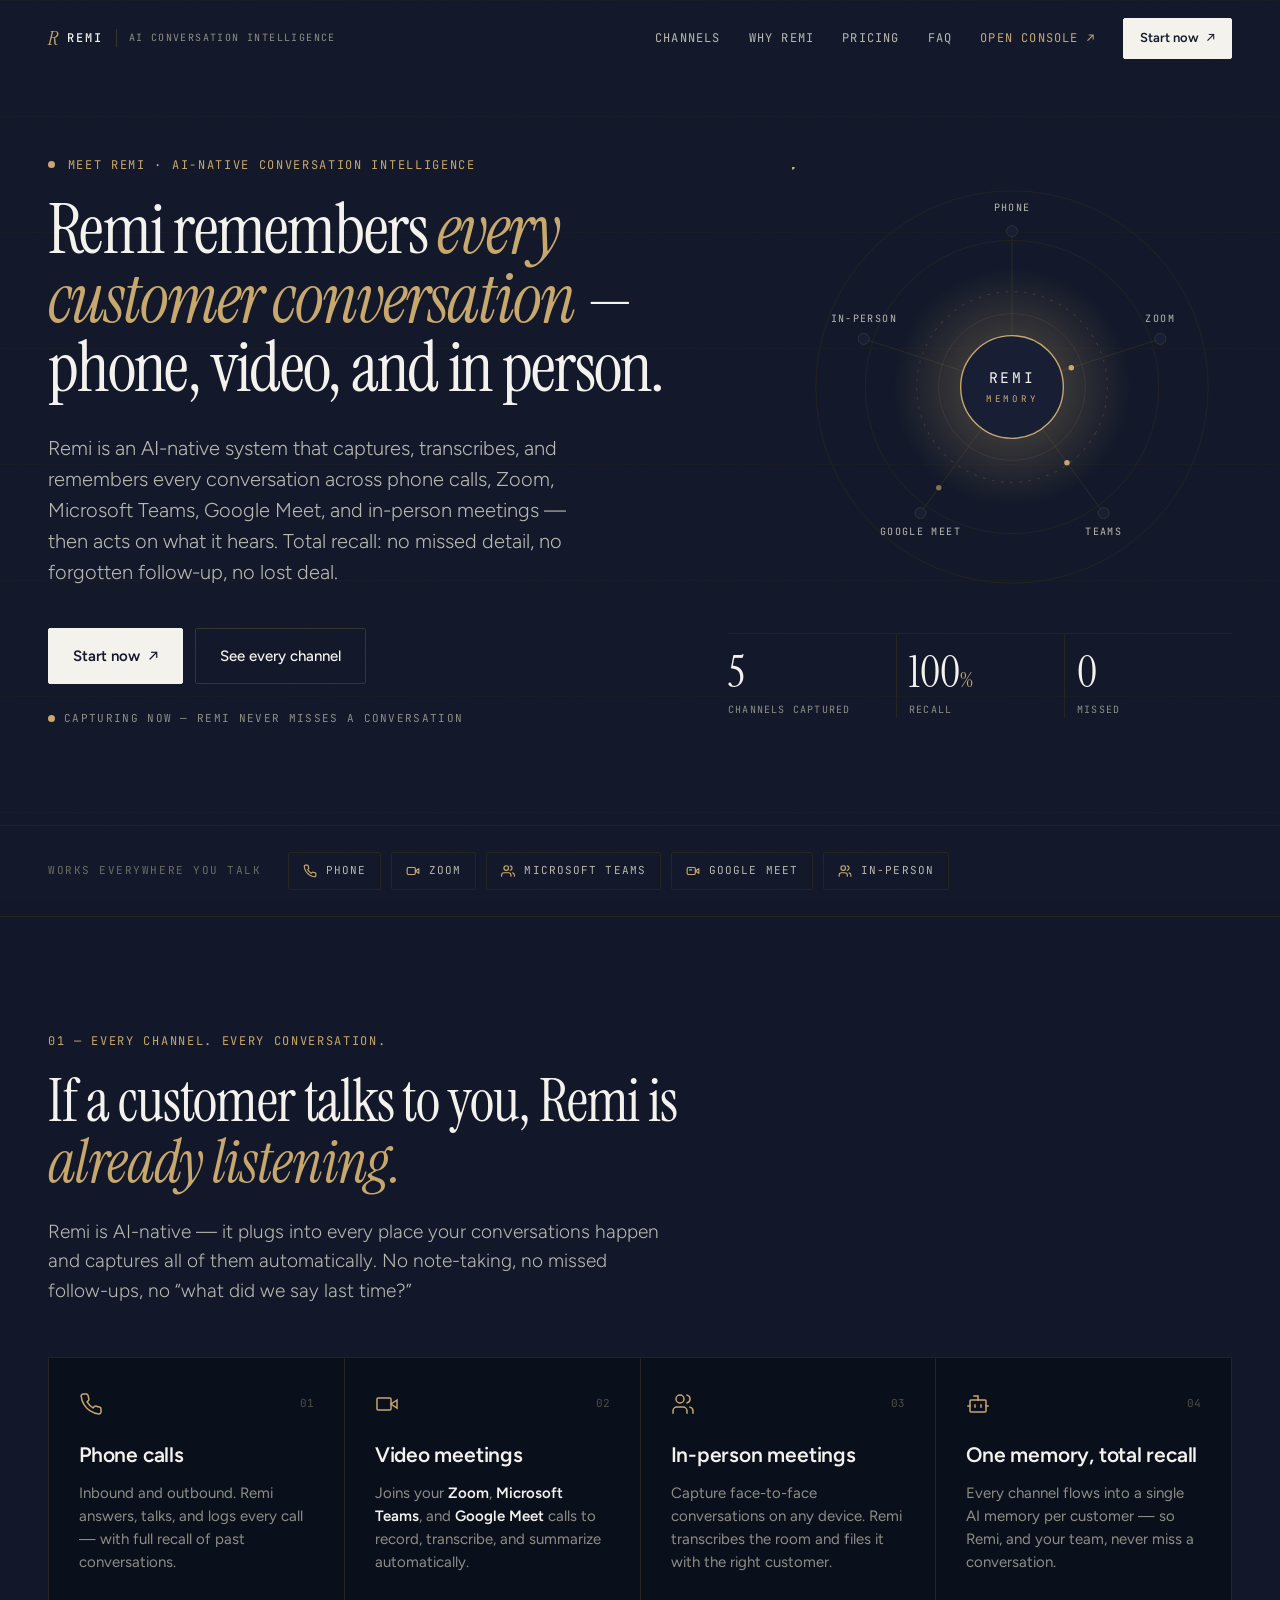
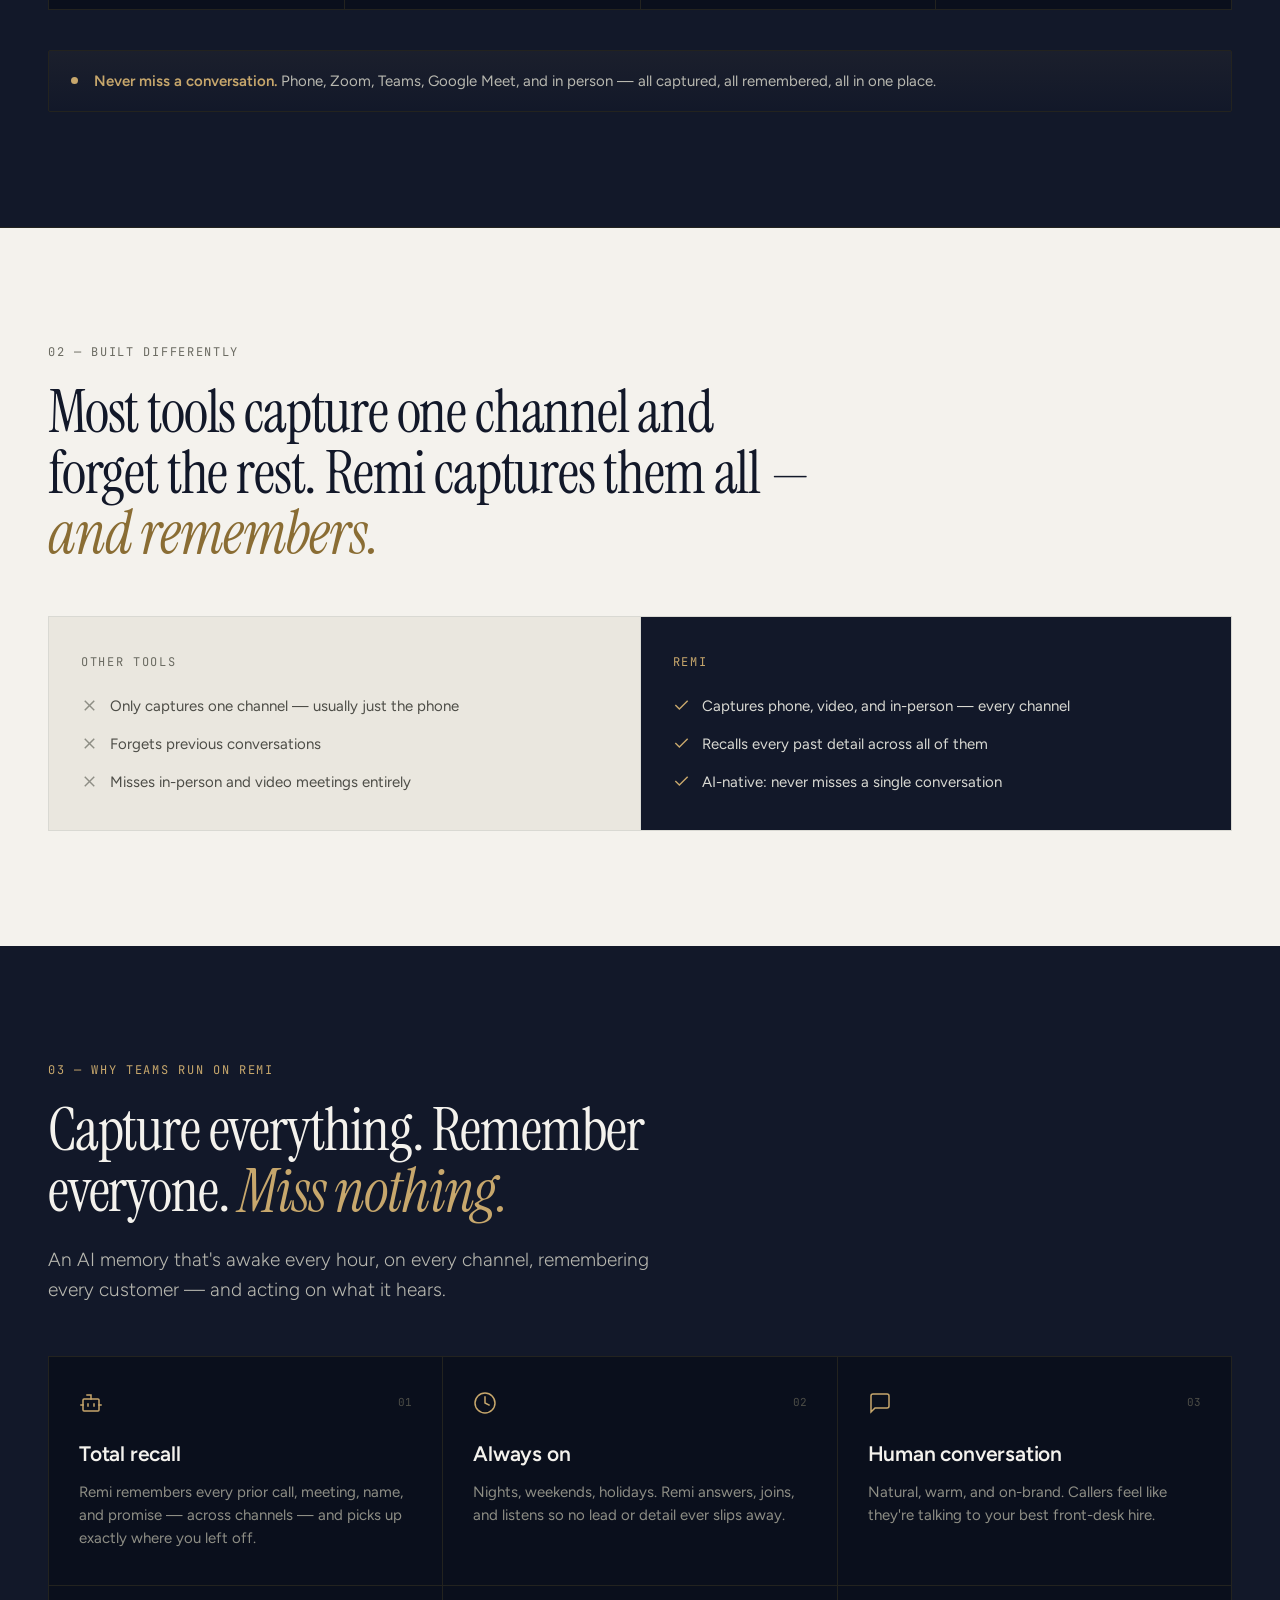
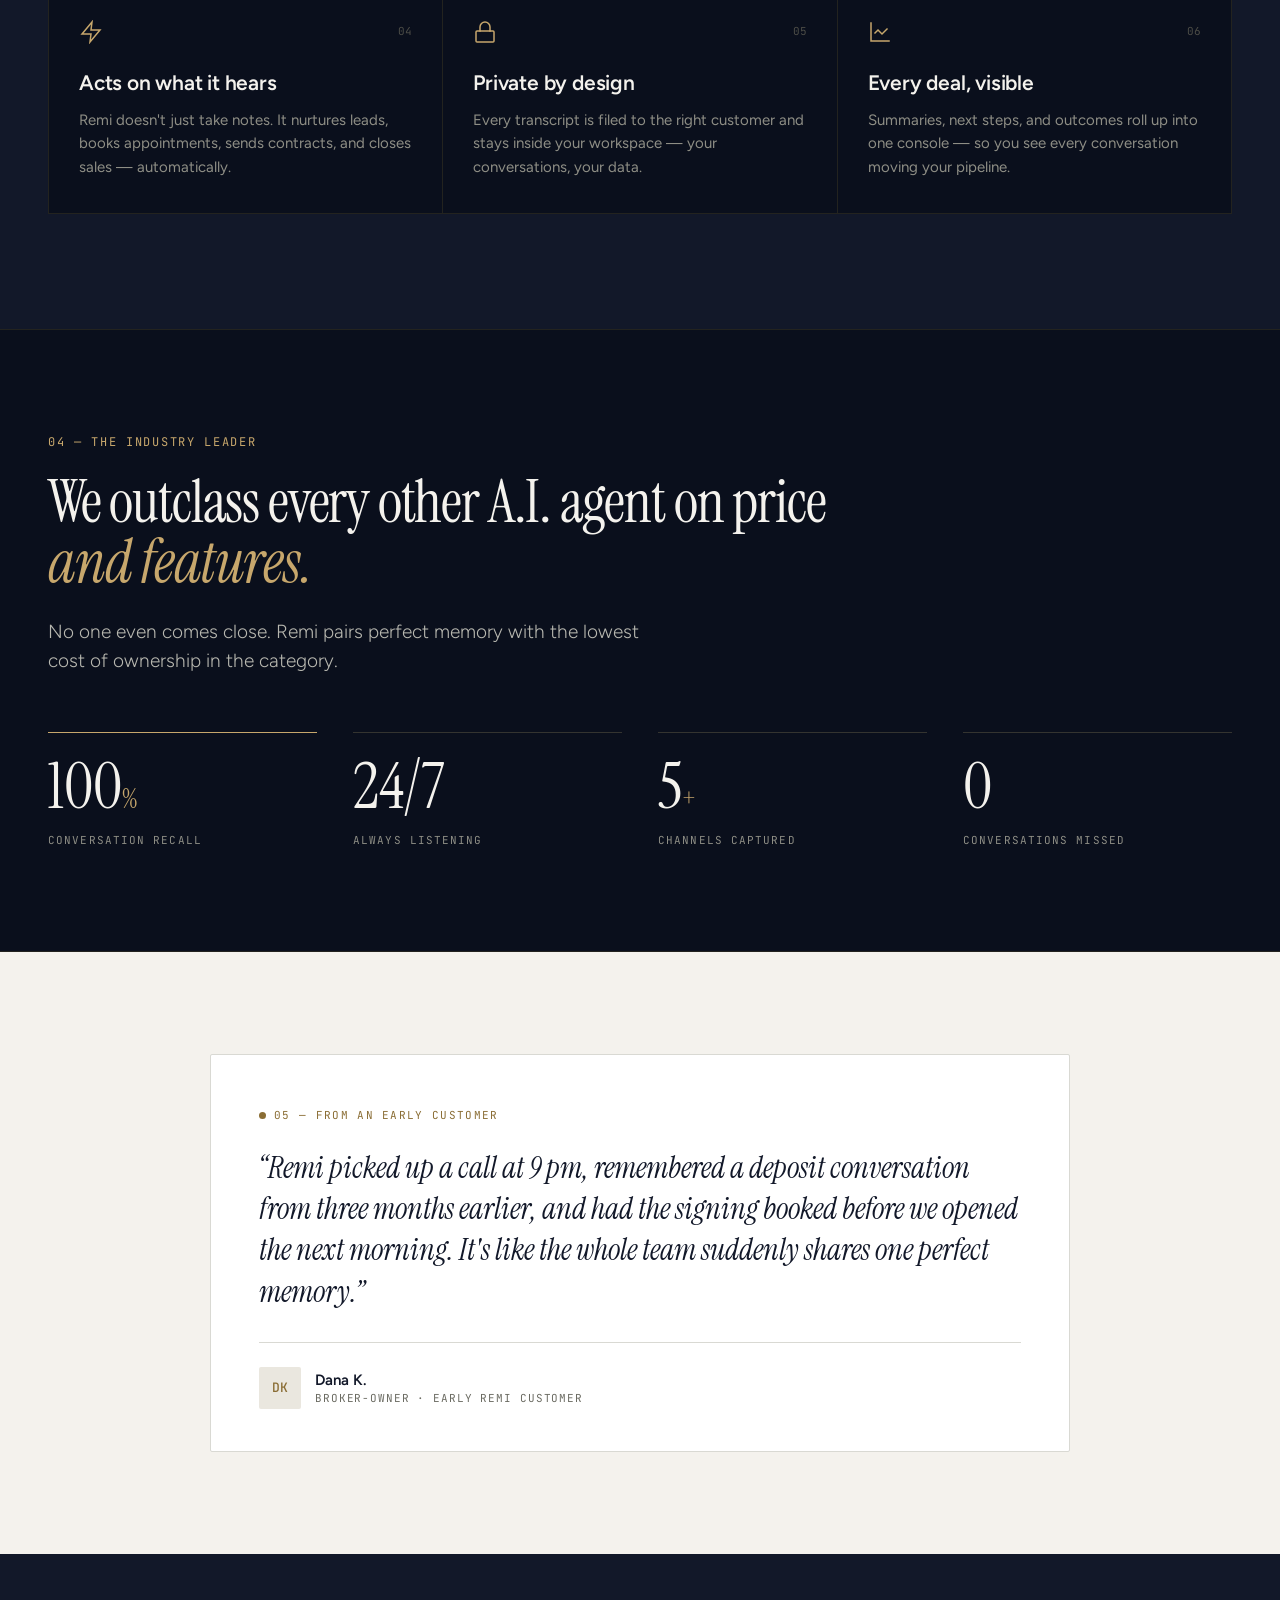
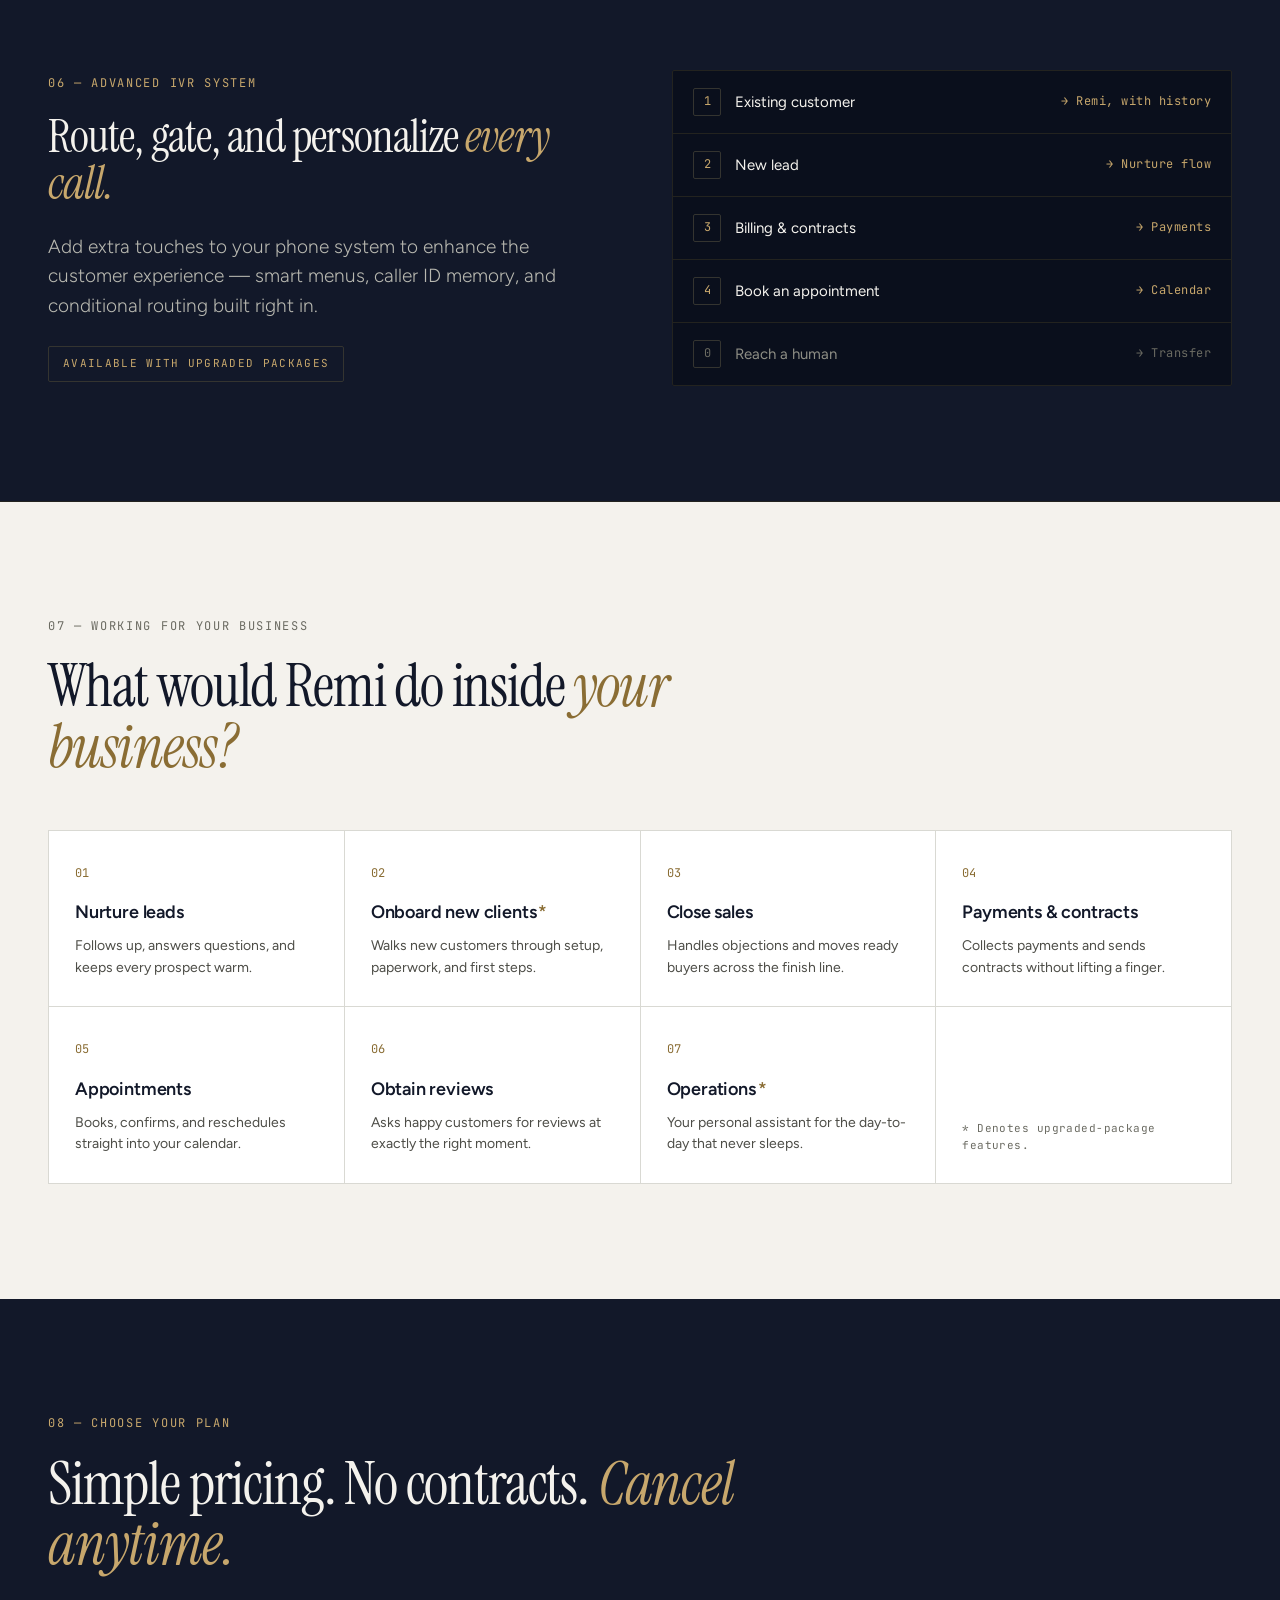
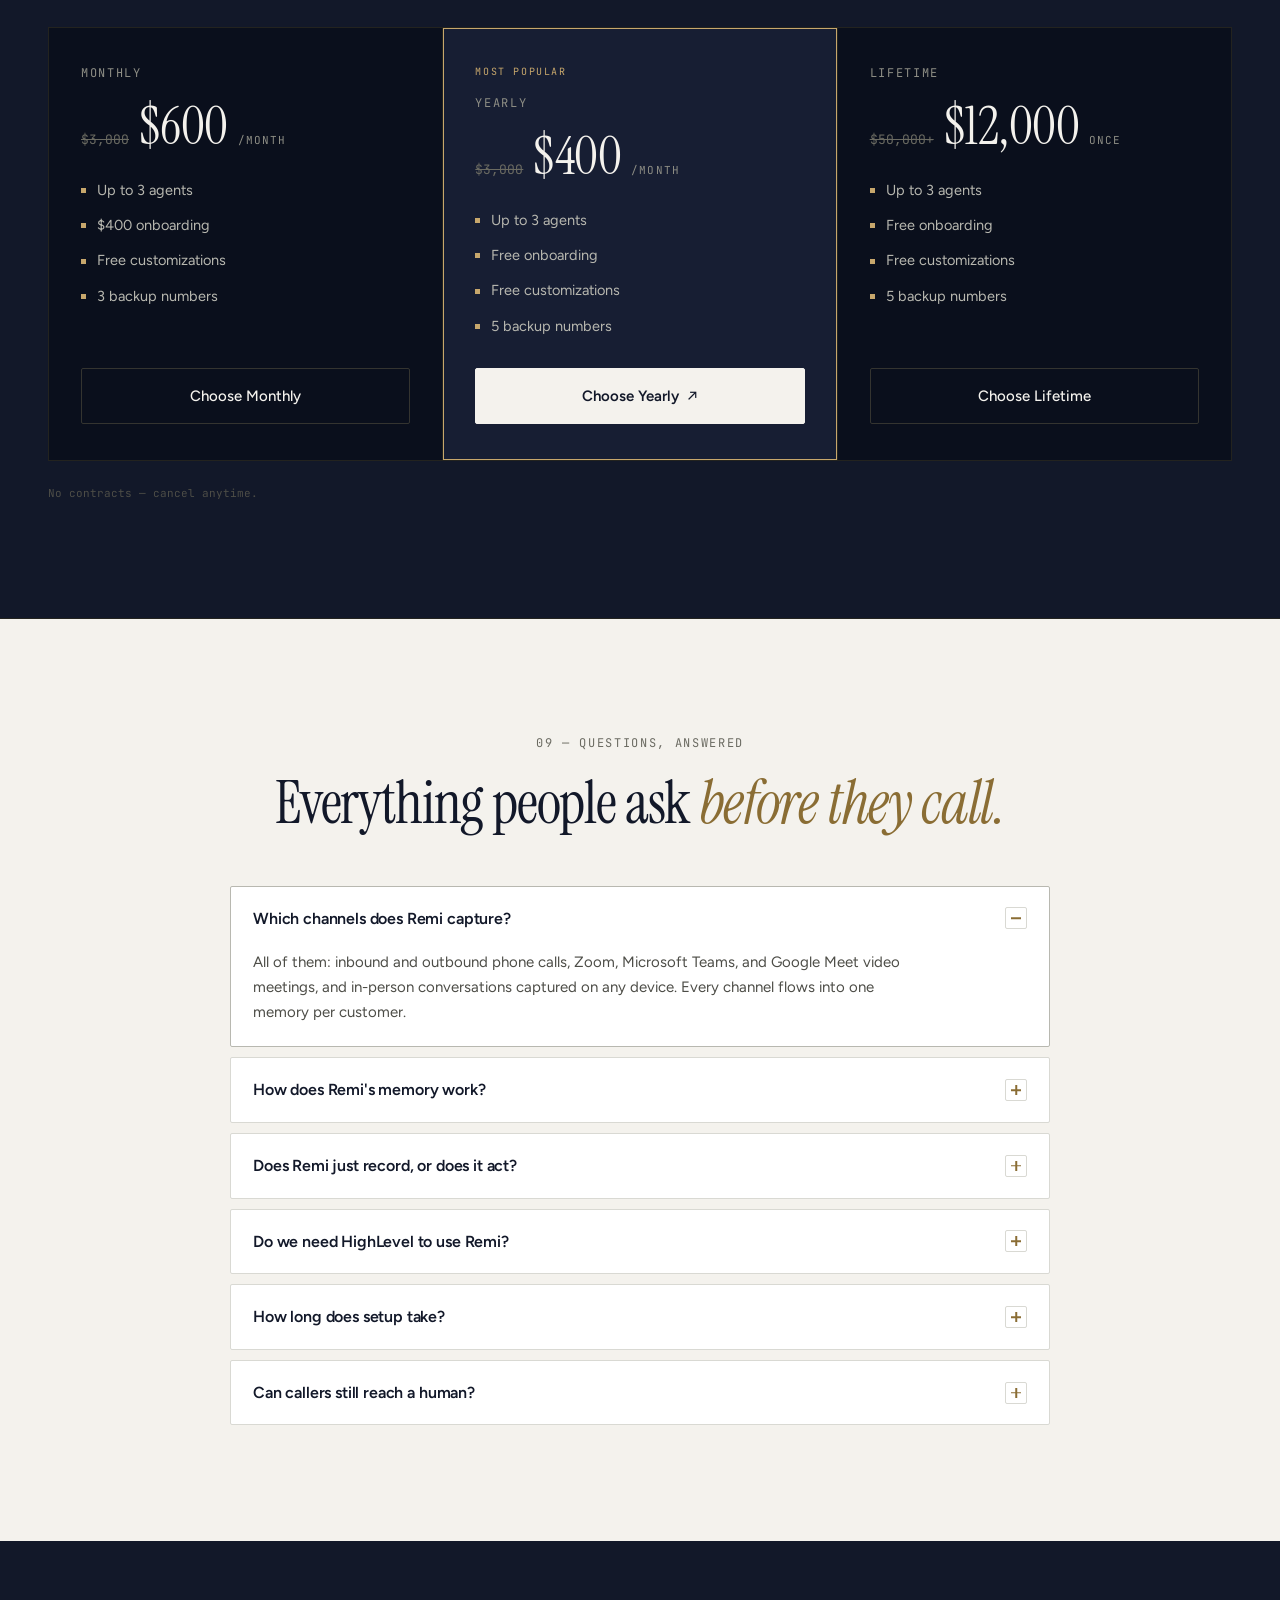
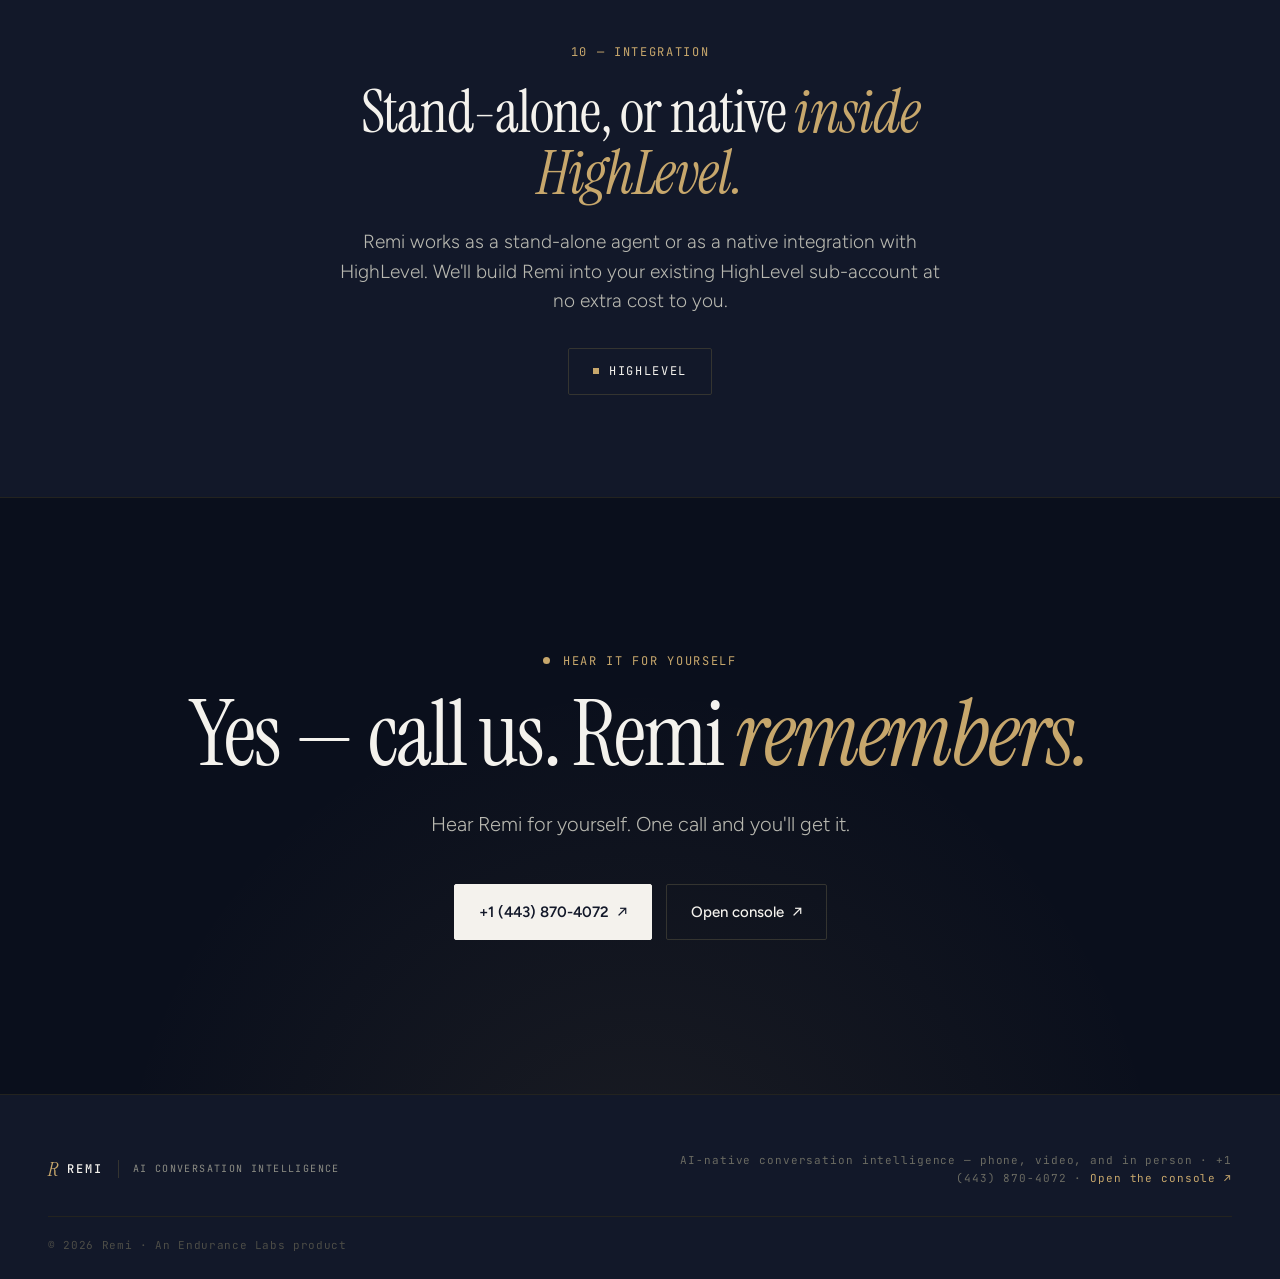
<file: index.html>
<!DOCTYPE html>
<html lang="en">
<head>
  <script>/* Under the endurancelabs.ai/remi proxy, hop to the trailing slash so relative assets resolve. */if(location.pathname==='/remi')location.replace('/remi/'+location.search+location.hash);</script>
  <meta charset="UTF-8" />
  <meta name="viewport" content="width=device-width, initial-scale=1.0" />
  <title>Remi — The AI that remembers every customer conversation</title>
  <meta name="description" content="Remi is an AI-native conversation-intelligence system that captures and remembers every customer conversation — phone calls, Zoom, Microsoft Teams, Google Meet, and in-person meetings. Total recall. Never miss a conversation. An Endurance Labs product." />
  <link rel="icon" href="data:image/svg+xml,%3Csvg xmlns='http://www.w3.org/2000/svg' viewBox='0 0 32 32'%3E%3Crect width='32' height='32' fill='%23121829'/%3E%3Ctext x='16' y='23' font-family='Georgia,serif' font-style='italic' font-size='20' fill='%23C7A76C' text-anchor='middle'%3Er%3C/text%3E%3C/svg%3E" />
  <link rel="preconnect" href="https://fonts.googleapis.com" />
  <link rel="preconnect" href="https://fonts.gstatic.com" crossorigin />
  <link href="https://fonts.googleapis.com/css2?family=Instrument+Serif:ital@0;1&family=Figtree:wght@300;400;500;600;700&family=JetBrains+Mono:wght@400;500&display=swap" rel="stylesheet" />
  <link rel="stylesheet" href="styles.css" />
  <script>document.documentElement.classList.add('js');</script>
</head>
<body>

  <a class="skip-link" href="#top">Skip to content</a>
  <div class="grain" aria-hidden="true"></div>

  <!-- ══ HEADER ══ -->
  <header data-header>
    <div class="header-inner">
      <a class="brand-link" href="#top">
        <span class="logo-mark"><span class="logo-r" aria-hidden="true">r</span>Remi</span>
        <span class="divider-v" aria-hidden="true"></span>
        <span class="logo-sub">AI Conversation Intelligence</span>
      </a>
      <nav class="primary-nav" aria-label="Primary">
        <a href="#channels" class="nav-link">Channels</a>
        <a href="#how" class="nav-link">Why Remi</a>
        <a href="#pricing" class="nav-link">Pricing</a>
        <a href="#faq" class="nav-link">FAQ</a>
        <a href="console.html" class="nav-link console">Open console&nbsp;&#8599;</a>
        <a href="#pricing" class="nav-cta">Start now<span class="btn-arrow" aria-hidden="true">&#8599;</span></a>
      </nav>
    </div>
  </header>

  <main id="top">

    <!-- ══ HERO ══ -->
    <section class="hero">
      <div class="hero-rule" aria-hidden="true"></div>
      <div class="hero-grid">
        <div data-reveal>
          <div class="eyebrow-signal"><span class="eyebrow-dot blink" aria-hidden="true"></span> Meet Remi &middot; AI-native conversation intelligence</div>
          <h1>Remi remembers <span class="em-signal">every customer conversation</span> &mdash; phone, video, and in person.</h1>
          <p class="lede">
            Remi is an AI-native system that captures, transcribes, and remembers every
            conversation across phone calls, Zoom, Microsoft Teams, Google Meet, and
            in-person meetings &mdash; then acts on what it hears. Total recall: no missed detail,
            no forgotten follow-up, no lost deal.
          </p>
          <div class="hero-cta">
            <a href="#pricing" class="btn-primary">Start now<span class="btn-arrow" aria-hidden="true">&#8599;</span></a>
            <a href="#channels" class="btn-outline">See every channel</a>
          </div>
          <div class="hero-meta">
            <span class="eyebrow-dot blink" aria-hidden="true"></span> Capturing now &mdash; Remi never misses a conversation
          </div>
        </div>

        <!-- Constellation: every channel → one memory -->
        <div class="hero-visual" data-reveal>
          <div class="constellation" aria-hidden="true">
            <svg viewBox="0 0 480 480" xmlns="http://www.w3.org/2000/svg" focusable="false">
              <defs>
                <radialGradient id="rcore" cx="50%" cy="50%" r="50%">
                  <stop offset="0%" stop-color="#C7A76C" stop-opacity="0.35" />
                  <stop offset="100%" stop-color="#C7A76C" stop-opacity="0" />
                </radialGradient>
              </defs>
              <!-- rings -->
              <circle cx="240" cy="240" r="214" fill="none" stroke="#23231F" />
              <circle cx="240" cy="240" r="160" fill="none" stroke="#23231F" />
              <circle cx="240" cy="240" r="104" fill="none" stroke="#343430" stroke-dasharray="3 7">
                <animateTransform attributeName="transform" type="rotate" from="0 240 240" to="360 240 240" dur="30s" repeatCount="indefinite" />
              </circle>
              <!-- spokes -->
              <g stroke="#2a2a26">
                <line x1="240" y1="70" x2="240" y2="240" />
                <line x1="401.7" y1="187.5" x2="240" y2="240" />
                <line x1="339.9" y1="377.5" x2="240" y2="240" />
                <line x1="140.1" y1="377.5" x2="240" y2="240" />
                <line x1="78.3" y1="187.5" x2="240" y2="240" />
              </g>
              <!-- packets streaming inward -->
              <g fill="#C7A76C">
                <circle r="3"><animateMotion dur="3s" repeatCount="indefinite" path="M240,70 L240,240" begin="0s" /><animate attributeName="opacity" values="0;1;1;0" dur="3s" repeatCount="indefinite" /></circle>
                <circle r="3"><animateMotion dur="3s" repeatCount="indefinite" path="M401.7,187.5 L240,240" begin="0.6s" /><animate attributeName="opacity" values="0;1;1;0" dur="3s" begin="0.6s" repeatCount="indefinite" /></circle>
                <circle r="3"><animateMotion dur="3s" repeatCount="indefinite" path="M339.9,377.5 L240,240" begin="1.2s" /><animate attributeName="opacity" values="0;1;1;0" dur="3s" begin="1.2s" repeatCount="indefinite" /></circle>
                <circle r="3"><animateMotion dur="3s" repeatCount="indefinite" path="M140.1,377.5 L240,240" begin="1.8s" /><animate attributeName="opacity" values="0;1;1;0" dur="3s" begin="1.8s" repeatCount="indefinite" /></circle>
                <circle r="3"><animateMotion dur="3s" repeatCount="indefinite" path="M78.3,187.5 L240,240" begin="2.4s" /><animate attributeName="opacity" values="0;1;1;0" dur="3s" begin="2.4s" repeatCount="indefinite" /></circle>
              </g>
              <!-- channel nodes -->
              <g fill="#171E33" stroke="#343430">
                <circle cx="240" cy="70" r="6" />
                <circle cx="401.7" cy="187.5" r="6" />
                <circle cx="339.9" cy="377.5" r="6" />
                <circle cx="140.1" cy="377.5" r="6" />
                <circle cx="78.3" cy="187.5" r="6" />
              </g>
              <!-- channel labels -->
              <g font-family="'JetBrains Mono',ui-monospace,monospace" font-size="11" letter-spacing="1.5" fill="#B8B8B0" text-anchor="middle">
                <text x="240" y="48">PHONE</text>
                <text x="401.7" y="169">ZOOM</text>
                <text x="339.9" y="401">TEAMS</text>
                <text x="140.1" y="401">GOOGLE MEET</text>
                <text x="78.3" y="169">IN-PERSON</text>
              </g>
              <!-- core -->
              <circle cx="240" cy="240" r="130" fill="url(#rcore)" />
              <circle cx="240" cy="240" r="56" fill="#171E33" stroke="#C7A76C" stroke-width="1.5" />
              <text x="240" y="236" fill="#F4F2ED" font-family="'JetBrains Mono',ui-monospace,monospace" font-size="16" letter-spacing="3" text-anchor="middle">REMI</text>
              <text x="240" y="256" fill="#C7A76C" font-family="'JetBrains Mono',ui-monospace,monospace" font-size="10" letter-spacing="3" text-anchor="middle">MEMORY</text>
              <circle cx="240" cy="240" r="62" fill="none" stroke="#C7A76C" stroke-width="1">
                <animate attributeName="r" values="56;84" dur="2.8s" repeatCount="indefinite" />
                <animate attributeName="opacity" values="0.8;0" dur="2.8s" repeatCount="indefinite" />
              </circle>
            </svg>
          </div>
          <div class="stat-bar">
            <div class="stat-item"><div class="stat-num">5</div><div class="stat-label">Channels captured</div></div>
            <div class="stat-item"><div class="stat-num">100<span class="stat-unit">%</span></div><div class="stat-label">Recall</div></div>
            <div class="stat-item"><div class="stat-num">0</div><div class="stat-label">Missed</div></div>
          </div>
        </div>
      </div>
    </section>

    <!-- ══ WORKS-WITH STRIP ══ -->
    <section class="works-with" aria-label="Channels Remi works with">
      <div class="ww-inner" data-reveal>
        <span class="ww-label">Works everywhere you talk</span>
        <ul class="ww-chips">
          <li class="ww-chip"><svg aria-hidden="true" viewBox="0 0 24 24" fill="none" stroke="currentColor" stroke-width="2" stroke-linecap="round" stroke-linejoin="round"><path d="M22 16.92v3a2 2 0 0 1-2.18 2 19.79 19.79 0 0 1-8.63-3.07 19.5 19.5 0 0 1-6-6 19.79 19.79 0 0 1-3.07-8.67A2 2 0 0 1 4.11 2h3a2 2 0 0 1 2 1.72c.13.96.36 1.9.7 2.81a2 2 0 0 1-.45 2.11L8.09 9.91a16 16 0 0 0 6 6l1.27-1.27a2 2 0 0 1 2.11-.45c.9.34 1.85.57 2.81.7A2 2 0 0 1 22 16.92Z"/></svg>Phone</li>
          <li class="ww-chip"><svg aria-hidden="true" viewBox="0 0 24 24" fill="none" stroke="currentColor" stroke-width="2" stroke-linecap="round" stroke-linejoin="round"><path d="m22 8-6 4 6 4V8Z"/><rect width="14" height="12" x="2" y="6" rx="2"/></svg>Zoom</li>
          <li class="ww-chip"><svg aria-hidden="true" viewBox="0 0 24 24" fill="none" stroke="currentColor" stroke-width="2" stroke-linecap="round" stroke-linejoin="round"><path d="M17 21v-2a4 4 0 0 0-4-4H5a4 4 0 0 0-4 4v2"/><circle cx="9" cy="7" r="4"/><path d="M23 21v-2a4 4 0 0 0-3-3.87"/><path d="M16 3.13a4 4 0 0 1 0 7.75"/></svg>Microsoft Teams</li>
          <li class="ww-chip"><svg aria-hidden="true" viewBox="0 0 24 24" fill="none" stroke="currentColor" stroke-width="2" stroke-linecap="round" stroke-linejoin="round"><rect width="14" height="12" x="2" y="6" rx="2"/><path d="m22 8-6 4 6 4V8Z"/><path d="M6 10h4"/></svg>Google Meet</li>
          <li class="ww-chip"><svg aria-hidden="true" viewBox="0 0 24 24" fill="none" stroke="currentColor" stroke-width="2" stroke-linecap="round" stroke-linejoin="round"><path d="M16 21v-2a4 4 0 0 0-4-4H6a4 4 0 0 0-4 4v2"/><circle cx="9" cy="7" r="4"/><path d="M22 21v-2a4 4 0 0 0-3-3.87"/><path d="M16 3.13a4 4 0 0 1 0 7.75"/></svg>In-person</li>
        </ul>
      </div>
    </section>

    <!-- ══ 01 CHANNELS (dark) ══ -->
    <section id="channels" class="pad-section band-dark">
      <div class="section-inner">
        <div class="section-head" data-reveal>
          <div class="eyebrow-signal">01 &mdash; Every channel. Every conversation.</div>
          <h2 class="h-display">If a customer talks to you, Remi is <span class="em-signal">already listening.</span></h2>
          <p class="lede">Remi is AI-native &mdash; it plugs into every place your conversations happen and captures all of them automatically. No note-taking, no missed follow-ups, no &ldquo;what did we say last time?&rdquo;</p>
        </div>
        <div class="grid-4" data-reveal>
          <div class="cap-card">
            <div class="card-top">
              <span class="card-ic"><svg width="24" height="24" aria-hidden="true" viewBox="0 0 24 24" fill="none" stroke="currentColor" stroke-width="1.5" stroke-linecap="square"><path d="M22 16.92v3a2 2 0 0 1-2.18 2 19.79 19.79 0 0 1-8.63-3.07 19.5 19.5 0 0 1-6-6 19.79 19.79 0 0 1-3.07-8.67A2 2 0 0 1 4.11 2h3a2 2 0 0 1 2 1.72c.13.96.36 1.9.7 2.81a2 2 0 0 1-.45 2.11L8.09 9.91a16 16 0 0 0 6 6l1.27-1.27a2 2 0 0 1 2.11-.45c.9.34 1.85.57 2.81.7A2 2 0 0 1 22 16.92Z"/></svg></span>
              <span class="card-index">01</span>
            </div>
            <h3>Phone calls</h3>
            <p>Inbound and outbound. Remi answers, talks, and logs every call &mdash; with full recall of past conversations.</p>
          </div>
          <div class="cap-card">
            <div class="card-top">
              <span class="card-ic"><svg width="24" height="24" aria-hidden="true" viewBox="0 0 24 24" fill="none" stroke="currentColor" stroke-width="1.5" stroke-linecap="square"><path d="m22 8-6 4 6 4V8Z"/><rect width="14" height="12" x="2" y="6" rx="1"/></svg></span>
              <span class="card-index">02</span>
            </div>
            <h3>Video meetings</h3>
            <p>Joins your <strong>Zoom</strong>, <strong>Microsoft Teams</strong>, and <strong>Google Meet</strong> calls to record, transcribe, and summarize automatically.</p>
          </div>
          <div class="cap-card">
            <div class="card-top">
              <span class="card-ic"><svg width="24" height="24" aria-hidden="true" viewBox="0 0 24 24" fill="none" stroke="currentColor" stroke-width="1.5" stroke-linecap="square"><path d="M16 21v-2a4 4 0 0 0-4-4H6a4 4 0 0 0-4 4v2"/><circle cx="9" cy="7" r="4"/><path d="M22 21v-2a4 4 0 0 0-3-3.87"/><path d="M16 3.13a4 4 0 0 1 0 7.75"/></svg></span>
              <span class="card-index">03</span>
            </div>
            <h3>In-person meetings</h3>
            <p>Capture face-to-face conversations on any device. Remi transcribes the room and files it with the right customer.</p>
          </div>
          <div class="cap-card">
            <div class="card-top">
              <span class="card-ic"><svg width="24" height="24" aria-hidden="true" viewBox="0 0 24 24" fill="none" stroke="currentColor" stroke-width="1.5" stroke-linecap="square"><path d="M12 8V4H8"/><rect width="16" height="12" x="4" y="8" rx="1"/><path d="M2 14h2"/><path d="M20 14h2"/><path d="M15 13v2"/><path d="M9 13v2"/></svg></span>
              <span class="card-index">04</span>
            </div>
            <h3>One memory, total recall</h3>
            <p>Every channel flows into a single AI memory per customer &mdash; so Remi, and your team, never miss a conversation.</p>
          </div>
        </div>
        <div class="never-miss" data-reveal>
          <span class="eyebrow-dot blink" aria-hidden="true"></span>
          <span><strong>Never miss a conversation.</strong> Phone, Zoom, Teams, Google Meet, and in person &mdash; all captured, all remembered, all in one place.</span>
        </div>
      </div>
    </section>

    <!-- ══ 02 COMPARISON (light) ══ -->
    <section id="compare" class="pad-section band-light">
      <div class="section-inner">
        <div class="section-head" data-reveal>
          <div class="eyebrow-muted">02 &mdash; Built differently</div>
          <h2 class="h-display">Most tools capture one channel and forget the rest. Remi captures them all &mdash; <span class="em-signal-dk">and remembers.</span></h2>
        </div>
        <div class="grid-2-light" data-reveal>
          <div class="vs-col-bad">
            <div class="vs-label">Other tools</div>
            <ul class="vs-list">
              <li><span class="mk" aria-hidden="true"><svg viewBox="0 0 24 24" fill="none" stroke="currentColor" stroke-width="2" stroke-linecap="square"><line x1="6" y1="6" x2="18" y2="18"/><line x1="18" y1="6" x2="6" y2="18"/></svg></span>Only captures one channel &mdash; usually just the phone</li>
              <li><span class="mk" aria-hidden="true"><svg viewBox="0 0 24 24" fill="none" stroke="currentColor" stroke-width="2" stroke-linecap="square"><line x1="6" y1="6" x2="18" y2="18"/><line x1="18" y1="6" x2="6" y2="18"/></svg></span>Forgets previous conversations</li>
              <li><span class="mk" aria-hidden="true"><svg viewBox="0 0 24 24" fill="none" stroke="currentColor" stroke-width="2" stroke-linecap="square"><line x1="6" y1="6" x2="18" y2="18"/><line x1="18" y1="6" x2="6" y2="18"/></svg></span>Misses in-person and video meetings entirely</li>
            </ul>
          </div>
          <div class="vs-col-good">
            <div class="vs-label">Remi</div>
            <ul class="vs-list">
              <li><span class="mk" aria-hidden="true"><svg viewBox="0 0 24 24" fill="none" stroke="currentColor" stroke-width="2" stroke-linecap="square"><polyline points="4 12 9 17 20 6"/></svg></span>Captures phone, video, and in-person &mdash; every channel</li>
              <li><span class="mk" aria-hidden="true"><svg viewBox="0 0 24 24" fill="none" stroke="currentColor" stroke-width="2" stroke-linecap="square"><polyline points="4 12 9 17 20 6"/></svg></span>Recalls every past detail across all of them</li>
              <li><span class="mk" aria-hidden="true"><svg viewBox="0 0 24 24" fill="none" stroke="currentColor" stroke-width="2" stroke-linecap="square"><polyline points="4 12 9 17 20 6"/></svg></span>AI-native: never misses a single conversation</li>
            </ul>
          </div>
        </div>
      </div>
    </section>

    <!-- ══ 03 FEATURES (dark) ══ -->
    <section id="how" class="pad-section band-dark">
      <div class="section-inner">
        <div class="section-head" data-reveal>
          <div class="eyebrow-signal">03 &mdash; Why teams run on Remi</div>
          <h2 class="h-display">Capture everything. Remember everyone. <span class="em-signal">Miss nothing.</span></h2>
          <p class="lede">An AI memory that's awake every hour, on every channel, remembering every customer &mdash; and acting on what it hears.</p>
        </div>
        <div class="grid-3" data-reveal>
          <div class="cap-card">
            <div class="card-top">
              <span class="card-ic"><svg width="24" height="24" aria-hidden="true" viewBox="0 0 24 24" fill="none" stroke="currentColor" stroke-width="1.5" stroke-linecap="square"><path d="M12 8V4H8"/><rect width="16" height="12" x="4" y="8" rx="1"/><path d="M2 14h2"/><path d="M20 14h2"/><path d="M15 13v2"/><path d="M9 13v2"/></svg></span>
              <span class="card-index">01</span>
            </div>
            <h3>Total recall</h3>
            <p>Remi remembers every prior call, meeting, name, and promise &mdash; across channels &mdash; and picks up exactly where you left off.</p>
          </div>
          <div class="cap-card">
            <div class="card-top">
              <span class="card-ic"><svg width="24" height="24" aria-hidden="true" viewBox="0 0 24 24" fill="none" stroke="currentColor" stroke-width="1.5" stroke-linecap="square"><circle cx="12" cy="12" r="10"/><polyline points="12 6 12 12 16 14"/></svg></span>
              <span class="card-index">02</span>
            </div>
            <h3>Always on</h3>
            <p>Nights, weekends, holidays. Remi answers, joins, and listens so no lead or detail ever slips away.</p>
          </div>
          <div class="cap-card">
            <div class="card-top">
              <span class="card-ic"><svg width="24" height="24" aria-hidden="true" viewBox="0 0 24 24" fill="none" stroke="currentColor" stroke-width="1.5" stroke-linecap="square"><path d="M21 15a2 2 0 0 1-2 2H7l-4 4V5a2 2 0 0 1 2-2h14a2 2 0 0 1 2 2z"/></svg></span>
              <span class="card-index">03</span>
            </div>
            <h3>Human conversation</h3>
            <p>Natural, warm, and on-brand. Callers feel like they're talking to your best front-desk hire.</p>
          </div>
          <div class="cap-card">
            <div class="card-top">
              <span class="card-ic"><svg width="24" height="24" aria-hidden="true" viewBox="0 0 24 24" fill="none" stroke="currentColor" stroke-width="1.5" stroke-linecap="square"><path d="M13 2 3 14h9l-1 8 10-12h-9l1-8z"/></svg></span>
              <span class="card-index">04</span>
            </div>
            <h3>Acts on what it hears</h3>
            <p>Remi doesn't just take notes. It nurtures leads, books appointments, sends contracts, and closes sales &mdash; automatically.</p>
          </div>
          <div class="cap-card">
            <div class="card-top">
              <span class="card-ic"><svg width="24" height="24" aria-hidden="true" viewBox="0 0 24 24" fill="none" stroke="currentColor" stroke-width="1.5" stroke-linecap="square"><rect width="18" height="11" x="3" y="11" rx="1"/><path d="M7 11V7a5 5 0 0 1 10 0v4"/></svg></span>
              <span class="card-index">05</span>
            </div>
            <h3>Private by design</h3>
            <p>Every transcript is filed to the right customer and stays inside your workspace &mdash; your conversations, your data.</p>
          </div>
          <div class="cap-card">
            <div class="card-top">
              <span class="card-ic"><svg width="24" height="24" aria-hidden="true" viewBox="0 0 24 24" fill="none" stroke="currentColor" stroke-width="1.5" stroke-linecap="square"><path d="M3 3v18h18"/><path d="m19 9-5 5-4-4-3 3"/></svg></span>
              <span class="card-index">06</span>
            </div>
            <h3>Every deal, visible</h3>
            <p>Summaries, next steps, and outcomes roll up into one console &mdash; so you see every conversation moving your pipeline.</p>
          </div>
        </div>
      </div>
    </section>

    <!-- ══ 04 INDUSTRY LEADER (deep dark) ══ -->
    <section id="leader" class="pad-section-sm band-deep">
      <div class="section-inner">
        <div class="section-head leader-head" data-reveal>
          <div class="eyebrow-signal">04 &mdash; The industry leader</div>
          <h2 class="h-display">We outclass every other A.I. agent on price <span class="em-signal">and features.</span></h2>
          <p class="lede">No one even comes close. Remi pairs perfect memory with the lowest cost of ownership in the category.</p>
        </div>
        <div class="proof-grid" data-reveal>
          <div class="proof-item hot"><div class="proof-num"><span data-count="100">100</span><span class="proof-unit">%</span></div><div class="proof-label">Conversation recall</div></div>
          <div class="proof-item"><div class="proof-num">24/7</div><div class="proof-label">Always listening</div></div>
          <div class="proof-item"><div class="proof-num"><span data-count="5">5</span><span class="proof-unit">+</span></div><div class="proof-label">Channels captured</div></div>
          <div class="proof-item"><div class="proof-num">0</div><div class="proof-label">Conversations missed</div></div>
        </div>
      </div>
    </section>

    <!-- ══ 05 TESTIMONIAL (light) ══ -->
    <section id="proof" class="pad-section-sm band-light">
      <div class="section-inner">
        <figure class="quote-card" data-reveal>
          <div class="quote-tag"><span class="eyebrow-dot" aria-hidden="true"></span>05 &mdash; From an early customer</div>
          <blockquote>
            &ldquo;Remi picked up a call at 9&nbsp;pm, remembered a deposit conversation from three months
            earlier, and had the signing booked before we opened the next morning. It's like the
            whole team suddenly shares one perfect memory.&rdquo;
          </blockquote>
          <figcaption>
            <span class="q-avatar" aria-hidden="true">DK</span>
            <span class="q-who"><strong>Dana K.</strong><span>Broker-owner &middot; early Remi customer</span></span>
          </figcaption>
        </figure>
      </div>
    </section>

    <!-- ══ 06 ADVANCED IVR (dark) ══ -->
    <section id="ivr" class="pad-section band-dark">
      <div class="section-inner">
        <div class="split">
          <div data-reveal>
            <div class="eyebrow-signal">06 &mdash; Advanced IVR system</div>
            <h2 class="h-display">Route, gate, and personalize <span class="em-signal">every call.</span></h2>
            <p class="lede">Add extra touches to your phone system to enhance the customer experience &mdash; smart menus, caller ID memory, and conditional routing built right in.</p>
            <span class="tag-note">Available with upgraded packages</span>
          </div>
          <div data-reveal>
            <div class="ivr-card" aria-hidden="true">
              <div class="ivr-row"><span class="ivr-k">1</span> Existing customer <span class="ivr-route">&#8594; Remi, with history</span></div>
              <div class="ivr-row"><span class="ivr-k">2</span> New lead <span class="ivr-route">&#8594; Nurture flow</span></div>
              <div class="ivr-row"><span class="ivr-k">3</span> Billing &amp; contracts <span class="ivr-route">&#8594; Payments</span></div>
              <div class="ivr-row"><span class="ivr-k">4</span> Book an appointment <span class="ivr-route">&#8594; Calendar</span></div>
              <div class="ivr-row muted"><span class="ivr-k">0</span> Reach a human <span class="ivr-route">&#8594; Transfer</span></div>
            </div>
          </div>
        </div>
      </div>
    </section>

    <!-- ══ 07 USE CASES (light) ══ -->
    <section id="work" class="pad-section band-light">
      <div class="section-inner">
        <div class="section-head" data-reveal>
          <div class="eyebrow-muted">07 &mdash; Working for your business</div>
          <h2 class="h-display">What would Remi do inside <span class="em-signal-dk">your business?</span></h2>
        </div>
        <div class="grid-4-light" data-reveal>
          <div class="use-card"><span class="use-num">01</span><h3>Nurture leads</h3><p>Follows up, answers questions, and keeps every prospect warm.</p></div>
          <div class="use-card"><span class="use-num">02</span><h3>Onboard new clients<span class="star">*</span></h3><p>Walks new customers through setup, paperwork, and first steps.</p></div>
          <div class="use-card"><span class="use-num">03</span><h3>Close sales</h3><p>Handles objections and moves ready buyers across the finish line.</p></div>
          <div class="use-card"><span class="use-num">04</span><h3>Payments &amp; contracts</h3><p>Collects payments and sends contracts without lifting a finger.</p></div>
          <div class="use-card"><span class="use-num">05</span><h3>Appointments</h3><p>Books, confirms, and reschedules straight into your calendar.</p></div>
          <div class="use-card"><span class="use-num">06</span><h3>Obtain reviews</h3><p>Asks happy customers for reviews at exactly the right moment.</p></div>
          <div class="use-card"><span class="use-num">07</span><h3>Operations<span class="star">*</span></h3><p>Your personal assistant for the day-to-day that never sleeps.</p></div>
          <div class="use-fill"><p>* Denotes upgraded-package features.</p></div>
        </div>
      </div>
    </section>

    <!-- ══ 08 PRICING (dark) ══ -->
    <section id="pricing" class="pad-section band-dark">
      <div class="section-inner">
        <div class="section-head" data-reveal>
          <div class="eyebrow-signal">08 &mdash; Choose your plan</div>
          <h2 class="h-display">Simple pricing. No contracts. <span class="em-signal">Cancel anytime.</span></h2>
        </div>
        <div class="grid-3" data-reveal>
          <!-- Monthly -->
          <div class="plan">
            <div class="plan-name">Monthly</div>
            <div class="plan-price"><span class="was">$3,000</span><span class="now">$600</span><span class="per">/month</span></div>
            <ul class="plan-feats">
              <li>Up to 3 agents</li>
              <li>$400 onboarding</li>
              <li>Free customizations</li>
              <li>3 backup numbers</li>
            </ul>
            <a href="tel:+14438704072" class="btn-outline btn-full">Choose Monthly</a>
          </div>
          <!-- Yearly (featured) -->
          <div class="plan featured">
            <div class="plan-flag">Most popular</div>
            <div class="plan-name">Yearly</div>
            <div class="plan-price"><span class="was">$3,000</span><span class="now">$400</span><span class="per">/month</span></div>
            <ul class="plan-feats">
              <li>Up to 3 agents</li>
              <li>Free onboarding</li>
              <li>Free customizations</li>
              <li>5 backup numbers</li>
            </ul>
            <a href="tel:+14438704072" class="btn-primary btn-full">Choose Yearly<span class="btn-arrow" aria-hidden="true">&#8599;</span></a>
          </div>
          <!-- Lifetime -->
          <div class="plan">
            <div class="plan-name">Lifetime</div>
            <div class="plan-price"><span class="was">$50,000+</span><span class="now">$12,000</span><span class="per">once</span></div>
            <ul class="plan-feats">
              <li>Up to 3 agents</li>
              <li>Free onboarding</li>
              <li>Free customizations</li>
              <li>5 backup numbers</li>
            </ul>
            <a href="tel:+14438704072" class="btn-outline btn-full">Choose Lifetime</a>
          </div>
        </div>
        <p class="footnote" data-reveal>No contracts &mdash; cancel anytime.</p>
      </div>
    </section>

    <!-- ══ 09 FAQ (light) ══ -->
    <section id="faq" class="pad-section band-light">
      <div class="section-inner">
        <div class="section-head" style="text-align:center;margin-left:auto;margin-right:auto;" data-reveal>
          <div class="eyebrow-muted">09 &mdash; Questions, answered</div>
          <h2 class="h-display">Everything people ask <span class="em-signal-dk">before they call.</span></h2>
        </div>
        <div class="faq-list" data-reveal>
          <details class="faq-item" open>
            <summary>Which channels does Remi capture?<span class="faq-ic" aria-hidden="true"></span></summary>
            <div class="faq-body"><p>All of them: inbound and outbound phone calls, Zoom, Microsoft Teams, and Google Meet video meetings, and in-person conversations captured on any device. Every channel flows into one memory per customer.</p></div>
          </details>
          <details class="faq-item">
            <summary>How does Remi's memory work?<span class="faq-ic" aria-hidden="true"></span></summary>
            <div class="faq-body"><p>Every conversation is transcribed and filed to the right customer automatically. The next time that customer calls &mdash; or shows up on a video meeting, or walks in &mdash; Remi recalls every prior detail, name, and promise and picks up exactly where you left off.</p></div>
          </details>
          <details class="faq-item">
            <summary>Does Remi just record, or does it act?<span class="faq-ic" aria-hidden="true"></span></summary>
            <div class="faq-body"><p>It acts. Remi nurtures leads, books and confirms appointments, sends contracts, collects payments, requests reviews, and moves ready buyers across the finish line &mdash; based on what it hears.</p></div>
          </details>
          <details class="faq-item">
            <summary>Do we need HighLevel to use Remi?<span class="faq-ic" aria-hidden="true"></span></summary>
            <div class="faq-body"><p>No. Remi works fully stand-alone. If you already run HighLevel, we'll build Remi natively into your existing sub-account at no extra cost.</p></div>
          </details>
          <details class="faq-item">
            <summary>How long does setup take?<span class="faq-ic" aria-hidden="true"></span></summary>
            <div class="faq-body"><p>Days, not months. Onboarding is included free on Yearly and Lifetime plans, and every plan includes free customizations so Remi sounds like your business from day one.</p></div>
          </details>
          <details class="faq-item">
            <summary>Can callers still reach a human?<span class="faq-ic" aria-hidden="true"></span></summary>
            <div class="faq-body"><p>Always. Press 0 at any point and Remi transfers the call to your team &mdash; with the full conversation context attached, so nobody repeats themselves.</p></div>
          </details>
        </div>
      </div>
    </section>

    <!-- ══ 10 INTEGRATION (dark) ══ -->
    <section id="integration" class="pad-section-sm band-dark">
      <div class="section-inner">
        <div class="integrate" data-reveal>
          <div class="eyebrow-signal">10 &mdash; Integration</div>
          <h2 class="h-display">Stand-alone, or native <span class="em-signal">inside HighLevel.</span></h2>
          <p class="lede">
            Remi works as a stand-alone agent or as a native integration with HighLevel.
            We'll build Remi into your existing HighLevel sub-account at no extra cost to you.
          </p>
          <div class="logo-chip">HighLevel</div>
        </div>
      </div>
    </section>

    <!-- ══ FINAL CTA (deep dark) ══ -->
    <section id="contact" class="finalcta">
      <div class="finalcta-glow" aria-hidden="true"></div>
      <div class="finalcta-inner" data-reveal>
        <div class="eyebrow-signal"><span class="eyebrow-dot blink" aria-hidden="true"></span> Hear it for yourself</div>
        <h2>Yes &mdash; call us. Remi <span class="em-signal">remembers.</span></h2>
        <p class="lede">Hear Remi for yourself. One call and you'll get it.</p>
        <div class="finalcta-actions">
          <a href="tel:+14438704072" class="btn-primary">+1 (443) 870-4072<span class="btn-arrow" aria-hidden="true">&#8599;</span></a>
          <a href="console.html" class="btn-outline">Open console<span class="btn-arrow" aria-hidden="true">&#8599;</span></a>
        </div>
      </div>
    </section>

  </main>

  <!-- ══ STICKY CTA ══ -->
  <div class="sticky-cta" id="stickyCta" hidden>
    <span class="sc-copy"><span class="eyebrow-dot blink" aria-hidden="true"></span> Remi remembers every conversation</span>
    <a href="tel:+14438704072" class="btn-primary">Call +1 (443) 870-4072</a>
  </div>

  <!-- ══ FOOTER ══ -->
  <footer>
    <div class="footer-inner">
      <div class="footer-brand">
        <span class="logo-mark"><span class="logo-r" aria-hidden="true">r</span>Remi</span>
        <span class="divider-v" aria-hidden="true"></span>
        <span class="logo-sub">AI Conversation Intelligence</span>
      </div>
      <div class="footer-meta">
        AI-native conversation intelligence &mdash; phone, video, and in person &middot;
        <a href="tel:+14438704072">+1 (443) 870-4072</a> &middot;
        <a href="console.html" class="gold">Open the console &#8599;</a>
      </div>
    </div>
    <div class="footer-fine">&copy; 2026 Remi &middot; An Endurance Labs product</div>
  </footer>

  <script>
    (function () {
      var reduceMotion = window.matchMedia && window.matchMedia('(prefers-reduced-motion: reduce)').matches;

      /* Scroll reveal ([data-reveal] → .visible), reduced-motion + no-JS safe */
      var reveals = [].slice.call(document.querySelectorAll('[data-reveal]'));
      function show(el) { el.classList.add('visible'); }
      if (reduceMotion || !('IntersectionObserver' in window)) {
        reveals.forEach(show);
      } else {
        var io = new IntersectionObserver(function (entries) {
          entries.forEach(function (e) {
            if (e.isIntersecting) { show(e.target); io.unobserve(e.target); }
          });
        }, { threshold: 0.12, rootMargin: '0px 0px -8% 0px' });
        reveals.forEach(function (el) {
          if (el.getBoundingClientRect().top < (window.innerHeight || 800) * 0.92) show(el);
          else io.observe(el);
        });
        /* Safety net: never leave content hidden */
        setTimeout(function () { reveals.forEach(show); }, 2500);
      }

      /* Header ink background on scroll + sticky CTA */
      var header = document.querySelector('[data-header]');
      var sticky = document.getElementById('stickyCta');
      var finalcta = document.getElementById('contact');
      function onScroll() {
        var y = window.scrollY || 0;
        if (header) header.classList.toggle('scrolled', y > 24);
        if (sticky) {
          var nearEnd = finalcta && finalcta.getBoundingClientRect().top < (window.innerHeight || 800);
          var showBar = y > 900 && !nearEnd;
          sticky.hidden = !showBar;
          sticky.classList.toggle('on', showBar);
        }
      }
      window.addEventListener('scroll', onScroll, { passive: true });
      onScroll();

      /* Stat count-up (skipped for reduced motion) */
      var counters = [].slice.call(document.querySelectorAll('[data-count]'));
      if (counters.length && !reduceMotion && 'IntersectionObserver' in window) {
        var cio = new IntersectionObserver(function (entries) {
          entries.forEach(function (e) {
            if (!e.isIntersecting) return;
            cio.unobserve(e.target);
            var el = e.target, target = parseInt(el.getAttribute('data-count'), 10) || 0;
            var t0 = null, dur = 1200;
            function step(ts) {
              if (!t0) t0 = ts;
              var p = Math.min((ts - t0) / dur, 1);
              el.textContent = Math.round(target * (1 - Math.pow(1 - p, 3)));
              if (p < 1) requestAnimationFrame(step);
            }
            requestAnimationFrame(step);
          });
        }, { threshold: 0.6 });
        counters.forEach(function (el) { cio.observe(el); });
      }

      /* Reduced motion: pause SVG (SMIL) orbit/packet animations */
      if (reduceMotion) {
        [].slice.call(document.querySelectorAll('svg')).forEach(function (s) {
          try { s.pauseAnimations(); } catch (e) {}
        });
      }

      /* FAQ: keep one item open at a time */
      var faqs = [].slice.call(document.querySelectorAll('.faq-item'));
      faqs.forEach(function (d) {
        d.addEventListener('toggle', function () {
          if (d.open) faqs.forEach(function (o) { if (o !== d) o.open = false; });
        });
      });
    })();
  </script>
</body>
</html>
</file>
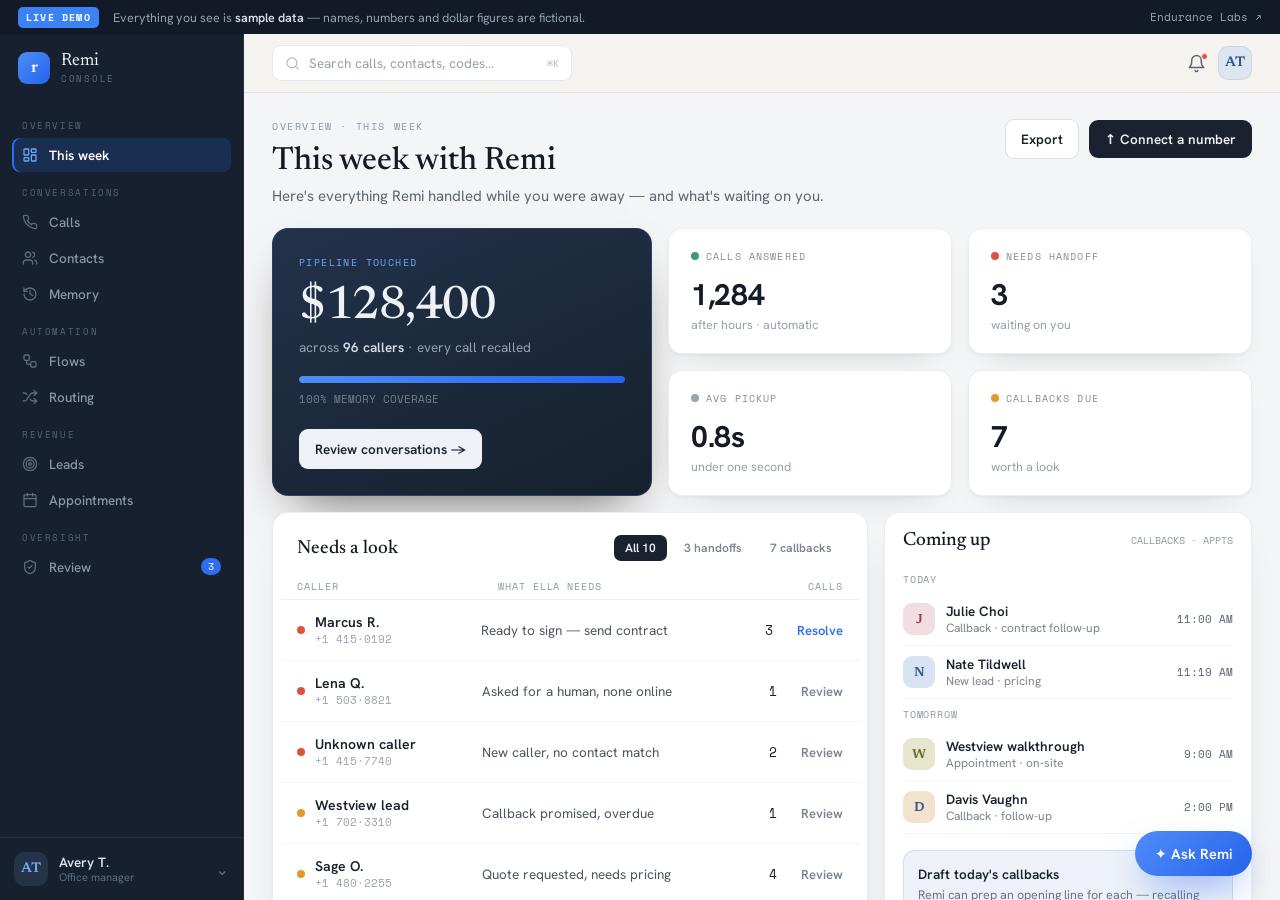
<file: console.html>
<!DOCTYPE html>
<html lang="en">
<head>
  <meta charset="UTF-8" />
  <meta name="viewport" content="width=device-width, initial-scale=1.0" />
  <title>Remi Console — This week with Remi</title>
  <meta name="description" content="The Remi Console — the product dashboard your team logs into. A live, sample-data demo of Remi's weekly overview: pipeline touched, calls answered, what needs a look, what's coming up, and a memory feed of recent conversations." />
  <link rel="preconnect" href="https://fonts.googleapis.com" />
  <link rel="preconnect" href="https://fonts.gstatic.com" crossorigin />
  <link href="https://fonts.googleapis.com/css2?family=Newsreader:ital,opsz,wght@0,6..72,400;0,6..72,500;0,6..72,600;1,6..72,500&family=Hanken+Grotesk:wght@400;500;600;700&family=Space+Mono:wght@400;700&display=swap" rel="stylesheet" />
  <link rel="stylesheet" href="console.css" />
</head>
<body>
<div class="app">

  <!-- ───────── Demo strip ───────── -->
  <div class="demostrip">
    <span class="demo-badge">LIVE DEMO</span>
    <span class="demo-text">Everything you see is <strong>sample data</strong> — names, numbers and dollar figures are fictional.</span>
    <a class="demo-link" href="index.html">Endurance Labs ↗</a>
  </div>

  <!-- ───────── App body ───────── -->
  <div class="appbody">

    <!-- Sidebar -->
    <aside class="sidebar ella-side">
      <div class="side-logo">
        <span class="side-logo-mark">r</span>
        <div class="side-logo-text">
          <div class="side-logo-name">Remi</div>
          <div class="side-logo-sub">CONSOLE</div>
        </div>
      </div>

      <nav class="side-nav" id="sideNav">
        <div class="side-group">
          <div class="side-label">Overview</div>
          <a class="side-item on" data-id="week">
            <span class="side-ic"><svg viewBox="0 0 24 24" fill="none" stroke="currentColor" stroke-width="1.9" stroke-linecap="round" stroke-linejoin="round"><rect width="7" height="9" x="3" y="3" rx="1"/><rect width="7" height="5" x="14" y="3" rx="1"/><rect width="7" height="9" x="14" y="12" rx="1"/><rect width="7" height="5" x="3" y="16" rx="1"/></svg></span>
            <span class="side-name">This week</span>
          </a>
        </div>
        <div class="side-group">
          <div class="side-label">Conversations</div>
          <a class="side-item" data-id="calls">
            <span class="side-ic"><svg viewBox="0 0 24 24" fill="none" stroke="currentColor" stroke-width="1.9" stroke-linecap="round" stroke-linejoin="round"><path d="M22 16.92v3a2 2 0 0 1-2.18 2 19.79 19.79 0 0 1-8.63-3.07 19.5 19.5 0 0 1-6-6 19.79 19.79 0 0 1-3.07-8.67A2 2 0 0 1 4.11 2h3a2 2 0 0 1 2 1.72c.13.96.36 1.9.7 2.81a2 2 0 0 1-.45 2.11L8.09 9.91a16 16 0 0 0 6 6l1.27-1.27a2 2 0 0 1 2.11-.45c.9.34 1.85.57 2.81.7A2 2 0 0 1 22 16.92Z"/></svg></span>
            <span class="side-name">Calls</span>
          </a>
          <a class="side-item" data-id="contacts">
            <span class="side-ic"><svg viewBox="0 0 24 24" fill="none" stroke="currentColor" stroke-width="1.9" stroke-linecap="round" stroke-linejoin="round"><path d="M16 21v-2a4 4 0 0 0-4-4H6a4 4 0 0 0-4 4v2"/><circle cx="9" cy="7" r="4"/><path d="M22 21v-2a4 4 0 0 0-3-3.87"/><path d="M16 3.13a4 4 0 0 1 0 7.75"/></svg></span>
            <span class="side-name">Contacts</span>
          </a>
          <a class="side-item" data-id="memory">
            <span class="side-ic"><svg viewBox="0 0 24 24" fill="none" stroke="currentColor" stroke-width="1.9" stroke-linecap="round" stroke-linejoin="round"><path d="M3 12a9 9 0 1 0 9-9 9.75 9.75 0 0 0-6.74 2.74L3 8"/><path d="M3 3v5h5"/><path d="M12 7v5l4 2"/></svg></span>
            <span class="side-name">Memory</span>
          </a>
        </div>
        <div class="side-group">
          <div class="side-label">Automation</div>
          <a class="side-item" data-id="flows">
            <span class="side-ic"><svg viewBox="0 0 24 24" fill="none" stroke="currentColor" stroke-width="1.9" stroke-linecap="round" stroke-linejoin="round"><rect width="8" height="8" x="3" y="3" rx="2"/><path d="M7 11v4a2 2 0 0 0 2 2h4"/><rect width="8" height="8" x="13" y="13" rx="2"/></svg></span>
            <span class="side-name">Flows</span>
          </a>
          <a class="side-item" data-id="routing">
            <span class="side-ic"><svg viewBox="0 0 24 24" fill="none" stroke="currentColor" stroke-width="1.9" stroke-linecap="round" stroke-linejoin="round"><path d="M2 18h1.4c1.3 0 2.5-.6 3.3-1.7l6.1-8.6c.7-1.1 2-1.7 3.3-1.7H22"/><path d="m18 2 4 4-4 4"/><path d="M2 6h1.9c1.5 0 2.9.9 3.6 2.2"/><path d="M22 18h-5.9c-1.3 0-2.6-.7-3.3-1.8l-.5-.8"/><path d="m18 14 4 4-4 4"/></svg></span>
            <span class="side-name">Routing</span>
          </a>
        </div>
        <div class="side-group">
          <div class="side-label">Revenue</div>
          <a class="side-item" data-id="leads">
            <span class="side-ic"><svg viewBox="0 0 24 24" fill="none" stroke="currentColor" stroke-width="1.9" stroke-linecap="round" stroke-linejoin="round"><circle cx="12" cy="12" r="10"/><circle cx="12" cy="12" r="6"/><circle cx="12" cy="12" r="2"/></svg></span>
            <span class="side-name">Leads</span>
          </a>
          <a class="side-item" data-id="appts">
            <span class="side-ic"><svg viewBox="0 0 24 24" fill="none" stroke="currentColor" stroke-width="1.9" stroke-linecap="round" stroke-linejoin="round"><path d="M8 2v4"/><path d="M16 2v4"/><rect width="18" height="18" x="3" y="4" rx="2"/><path d="M3 10h18"/></svg></span>
            <span class="side-name">Appointments</span>
          </a>
        </div>
        <div class="side-group">
          <div class="side-label">Oversight</div>
          <a class="side-item" data-id="review">
            <span class="side-ic"><svg viewBox="0 0 24 24" fill="none" stroke="currentColor" stroke-width="1.9" stroke-linecap="round" stroke-linejoin="round"><path d="M20 13c0 5-3.5 7.5-7.66 8.95a1 1 0 0 1-.67-.01C7.5 20.5 4 18 4 13V6a1 1 0 0 1 1-1c2 0 4.5-1.2 6.24-2.72a1.17 1.17 0 0 1 1.52 0C14.51 3.81 17 5 19 5a1 1 0 0 1 1 1z"/><path d="m9 12 2 2 4-4"/></svg></span>
            <span class="side-name">Review</span>
            <span class="side-badge">3</span>
          </a>
        </div>
      </nav>

      <div class="side-foot">
        <span class="side-foot-avatar">AT</span>
        <div class="side-foot-meta">
          <div class="side-foot-name">Avery T.</div>
          <div class="side-foot-role">Office manager</div>
        </div>
        <span class="side-foot-caret">⌄</span>
      </div>
    </aside>

    <!-- Main -->
    <main class="main ella-scroll">

      <!-- Top bar -->
      <div class="topbar">
        <div class="search">
          <svg class="search-ic" viewBox="0 0 24 24" fill="none" stroke="currentColor" stroke-width="1.9" stroke-linecap="round" stroke-linejoin="round"><circle cx="11" cy="11" r="8"/><path d="m21 21-4.3-4.3"/></svg>
          <span>Search calls, contacts, codes…</span>
          <span class="search-kbd">⌘K</span>
        </div>
        <div class="topbar-right">
          <span class="bell">
            <svg viewBox="0 0 24 24" fill="none" stroke="currentColor" stroke-width="1.9" stroke-linecap="round" stroke-linejoin="round"><path d="M6 8a6 6 0 0 1 12 0c0 7 3 9 3 9H3s3-2 3-9"/><path d="M10.3 21a1.94 1.94 0 0 0 3.4 0"/></svg>
            <span class="bell-dot"></span>
          </span>
          <span class="topbar-avatar">AT</span>
        </div>
      </div>

      <!-- Content -->
      <div class="content">

      <!-- ════════ VIEW: This week ════════ -->
      <section class="view" id="view-week">

        <!-- Page header -->
        <div class="pagehead">
          <div>
            <div class="kicker">OVERVIEW · THIS WEEK</div>
            <h1 class="page-h1">This week with Remi</h1>
            <p class="page-sub">Here's everything Remi handled while you were away — and what's waiting on you.</p>
          </div>
          <div class="pagehead-acts">
            <button class="btn btn-outline">Export</button>
            <button class="btn btn-dark">↑ Connect a number</button>
          </div>
        </div>

        <!-- KPI row -->
        <div class="kpi-row">
          <!-- Hero navy card -->
          <div class="herocard">
            <div class="hero-kicker">PIPELINE TOUCHED</div>
            <div class="hero-figure">$128,400</div>
            <div class="hero-sub">across <strong>96 callers</strong> · every call recalled</div>
            <div class="hero-bar"><div class="hero-bar-fill"></div></div>
            <div class="hero-coverage">100% MEMORY COVERAGE</div>
            <button class="btn hero-btn">Review conversations →</button>
          </div>
          <!-- 4 stat tiles -->
          <div class="stat-tiles">
            <div class="stat">
              <div class="stat-top"><span class="dot green"></span><span class="stat-label">CALLS ANSWERED</span></div>
              <div class="stat-value">1,284</div>
              <div class="stat-sub">after hours · automatic</div>
            </div>
            <div class="stat">
              <div class="stat-top"><span class="dot red"></span><span class="stat-label">NEEDS HANDOFF</span></div>
              <div class="stat-value">3</div>
              <div class="stat-sub">waiting on you</div>
            </div>
            <div class="stat">
              <div class="stat-top"><span class="dot gray"></span><span class="stat-label">AVG PICKUP</span></div>
              <div class="stat-value">0.8s</div>
              <div class="stat-sub">under one second</div>
            </div>
            <div class="stat">
              <div class="stat-top"><span class="dot amber"></span><span class="stat-label">CALLBACKS DUE</span></div>
              <div class="stat-value">7</div>
              <div class="stat-sub">worth a look</div>
            </div>
          </div>
        </div>

        <!-- Two column -->
        <div class="twocol">

          <!-- Needs a look -->
          <div class="card needs">
            <div class="card-head">
              <div class="card-title">Needs a look</div>
              <div class="tabs" id="tabs">
                <button class="tab on" data-tab="all">All 10</button>
                <button class="tab" data-tab="handoff">3 handoffs</button>
                <button class="tab" data-tab="callback">7 callbacks</button>
              </div>
            </div>
            <div class="worklist-head">
              <span>CALLER</span><span>WHAT ELLA NEEDS</span><span class="r">CALLS</span><span></span>
            </div>
            <div id="worklist">
              <div class="worklist-row" data-cat="handoff">
                <div class="wr-caller"><span class="dot red"></span><div><div class="wr-name">Marcus R.</div><div class="wr-code">+1 415·0192</div></div></div>
                <div class="wr-issue">Ready to sign — send contract</div>
                <div class="wr-count">3</div>
                <a class="wr-action primary">Resolve</a>
              </div>
              <div class="worklist-row" data-cat="handoff">
                <div class="wr-caller"><span class="dot red"></span><div><div class="wr-name">Lena Q.</div><div class="wr-code">+1 503·8821</div></div></div>
                <div class="wr-issue">Asked for a human, none online</div>
                <div class="wr-count">1</div>
                <a class="wr-action">Review</a>
              </div>
              <div class="worklist-row" data-cat="handoff">
                <div class="wr-caller"><span class="dot red"></span><div><div class="wr-name">Unknown caller</div><div class="wr-code">+1 415·7740</div></div></div>
                <div class="wr-issue">New caller, no contact match</div>
                <div class="wr-count">2</div>
                <a class="wr-action">Review</a>
              </div>
              <div class="worklist-row" data-cat="callback">
                <div class="wr-caller"><span class="dot amber"></span><div><div class="wr-name">Westview lead</div><div class="wr-code">+1 702·3310</div></div></div>
                <div class="wr-issue">Callback promised, overdue</div>
                <div class="wr-count">1</div>
                <a class="wr-action">Review</a>
              </div>
              <div class="worklist-row" data-cat="callback">
                <div class="wr-caller"><span class="dot amber"></span><div><div class="wr-name">Sage O.</div><div class="wr-code">+1 480·2255</div></div></div>
                <div class="wr-issue">Quote requested, needs pricing</div>
                <div class="wr-count">4</div>
                <a class="wr-action">Review</a>
              </div>
              <div class="worklist-row" data-cat="callback">
                <div class="wr-caller"><span class="dot amber"></span><div><div class="wr-name">Drew S.</div><div class="wr-code">+1 208·9913</div></div></div>
                <div class="wr-issue">Reschedule requested</div>
                <div class="wr-count">2</div>
                <a class="wr-action">Review</a>
              </div>
              <div class="worklist-row" data-cat="callback">
                <div class="wr-caller"><span class="dot amber"></span><div><div class="wr-name">Rhys A.</div><div class="wr-code">+1 214·6648</div></div></div>
                <div class="wr-issue">Payment failed on file</div>
                <div class="wr-count">1</div>
                <a class="wr-action">Review</a>
              </div>
            </div>
            <div class="card-foot">
              <span class="more-link">+3 more issues</span>
              <button class="btn btn-dark sm">✦ Let Remi handle it</button>
            </div>
          </div>

          <!-- Coming up -->
          <div class="card comingup">
            <div class="card-head">
              <div class="card-title">Coming up</div>
              <span class="card-kicker">CALLBACKS · APPTS</span>
            </div>
            <div class="cu-day">TODAY</div>
            <div class="cu-row">
              <span class="avatar a32 rose">J</span>
              <div class="cu-meta"><div class="cu-name">Julie Choi</div><div class="cu-ctx">Callback · contract follow-up</div></div>
              <span class="cu-time">11:00 AM</span>
            </div>
            <div class="cu-row">
              <span class="avatar a32 blue">N</span>
              <div class="cu-meta"><div class="cu-name">Nate Tildwell</div><div class="cu-ctx">New lead · pricing</div></div>
              <span class="cu-time">11:19 AM</span>
            </div>
            <div class="cu-day">TOMORROW</div>
            <div class="cu-row">
              <span class="avatar a32 olive">W</span>
              <div class="cu-meta"><div class="cu-name">Westview walkthrough</div><div class="cu-ctx">Appointment · on-site</div></div>
              <span class="cu-time">9:00 AM</span>
            </div>
            <div class="cu-row">
              <span class="avatar a32 amber">D</span>
              <div class="cu-meta"><div class="cu-name">Davis Vaughn</div><div class="cu-ctx">Callback · follow-up</div></div>
              <span class="cu-time">2:00 PM</span>
            </div>
            <div class="cu-callout">
              <div class="cu-callout-title">Draft today's callbacks</div>
              <div class="cu-callout-sub">Remi can prep an opening line for each — recalling the last call.</div>
              <button class="btn cu-callout-btn">Draft with Remi →</button>
            </div>
          </div>
        </div>

        <!-- Recent conversations -->
        <div class="card recent">
          <div class="card-head">
            <div class="card-title">Recent conversations</div>
            <span class="view-all">View all →</span>
          </div>

          <div class="rc-day">FRI, JUN 20</div>
          <div class="rc-row">
            <span class="avatar a38 amber">M</span>
            <div class="rc-meta"><div class="rc-name">Marcus R.</div><div class="rc-ctx"><span class="memchip">↻ MEMORY</span> Recalled 3 prior calls · closing on Westview</div></div>
            <div class="rc-right"><div class="rc-time">4:42 PM</div><div class="rc-dur">6:18</div></div>
          </div>
          <div class="rc-row">
            <span class="avatar a38 purple">P</span>
            <div class="rc-meta"><div class="rc-name">Priya N.</div><div class="rc-ctx"><span class="memchip">↻ MEMORY</span> New lead · asked about pricing &amp; hours</div></div>
            <div class="rc-right"><div class="rc-time">2:10 PM</div><div class="rc-dur">3:02</div></div>
          </div>
          <div class="rc-row">
            <span class="avatar a38 green">C</span>
            <div class="rc-meta"><div class="rc-name">Cole B.</div><div class="rc-ctx"><span class="memchip">↻ MEMORY</span> Rescheduled Thursday install to Monday</div></div>
            <div class="rc-right"><div class="rc-time">12:35 PM</div><div class="rc-dur">1:54</div></div>
          </div>

          <div class="rc-day">THU, JUN 19</div>
          <div class="rc-row">
            <span class="avatar a38 rose">J</span>
            <div class="rc-meta"><div class="rc-name">Julie Choi</div><div class="rc-ctx"><span class="memchip">↻ MEMORY</span> Recalled deposit on file · booked the signing</div></div>
            <div class="rc-right"><div class="rc-time">5:01 PM</div><div class="rc-dur">4:20</div></div>
          </div>
          <div class="rc-row">
            <span class="avatar a38 blue">R</span>
            <div class="rc-meta"><div class="rc-name">Rhys A.</div><div class="rc-ctx"><span class="memchip">↻ MEMORY</span> Payment failed · flagged for handoff</div></div>
            <div class="rc-right"><div class="rc-time">3:48 PM</div><div class="rc-dur">2:11</div></div>
          </div>
          <div class="rc-row">
            <span class="avatar a38 olive">S</span>
            <div class="rc-meta"><div class="rc-name">Sage O.</div><div class="rc-ctx"><span class="memchip">↻ MEMORY</span> Quote requested · sent follow-up text</div></div>
            <div class="rc-right"><div class="rc-time">11:22 AM</div><div class="rc-dur">2:46</div></div>
          </div>
        </div>
      </section>

      <!-- ════════ VIEW: Calls ════════ -->
      <section class="view" id="view-calls" hidden>
        <div class="pagehead">
          <div>
            <div class="kicker">CONVERSATIONS · CALLS</div>
            <h1 class="page-h1">Calls</h1>
            <p class="page-sub">Every call Remi answered this week — inbound, outbound, and after-hours.</p>
          </div>
          <div class="pagehead-acts">
            <button class="btn btn-outline">Filter</button>
            <button class="btn btn-dark">↑ Export log</button>
          </div>
        </div>
        <div class="statstrip">
          <div class="statcell"><div class="sc-top"><span class="dot blue"></span><span class="sc-label">TOTAL CALLS</span></div><div class="sc-value">1,284</div><div class="sc-sub">this week</div></div>
          <div class="statcell"><div class="sc-top"><span class="dot green"></span><span class="sc-label">ANSWERED</span></div><div class="sc-value">1,281</div><div class="sc-sub">99.8% pickup</div></div>
          <div class="statcell"><div class="sc-top"><span class="dot gray"></span><span class="sc-label">AVG DURATION</span></div><div class="sc-value">3:11</div><div class="sc-sub">per conversation</div></div>
          <div class="statcell"><div class="sc-top"><span class="dot red"></span><span class="sc-label">NEEDS HANDOFF</span></div><div class="sc-value">3</div><div class="sc-sub">waiting on you</div></div>
        </div>
        <div class="card tablecard">
          <div class="card-head"><div class="card-title">Recent calls</div><span class="card-kicker">LAST 48 HOURS</span></div>
          <table class="dtable">
            <thead><tr><th>Caller</th><th>What happened</th><th>Outcome</th><th class="num">Duration</th><th class="num">When</th></tr></thead>
            <tbody>
              <tr><td><div class="cellname"><span class="avatar a32 amber">M</span><div><div class="nm">Marcus R.</div><div class="code">+1 415·0192</div></div></div></td><td class="t-muted">Ready to sign — contract sent</td><td><span class="pill green"><span class="pilldot"></span>Resolved</span></td><td class="num">6:18</td><td class="num">4:42 PM</td></tr>
              <tr><td><div class="cellname"><span class="avatar a32 purple">P</span><div><div class="nm">Priya N.</div><div class="code">+1 628·7741</div></div></div></td><td class="t-muted">New lead — pricing &amp; hours</td><td><span class="pill blue"><span class="pilldot"></span>Logged</span></td><td class="num">3:02</td><td class="num">2:10 PM</td></tr>
              <tr><td><div class="cellname"><span class="avatar a32 green">C</span><div><div class="nm">Cole B.</div><div class="code">+1 503·2218</div></div></div></td><td class="t-muted">Rescheduled install to Monday</td><td><span class="pill blue"><span class="pilldot"></span>Logged</span></td><td class="num">1:54</td><td class="num">12:35 PM</td></tr>
              <tr><td><div class="cellname"><span class="avatar a32 rose">L</span><div><div class="nm">Lena Q.</div><div class="code">+1 503·8821</div></div></div></td><td class="t-muted">Asked for a human, none online</td><td><span class="pill red"><span class="pilldot"></span>Needs handoff</span></td><td class="num">0:48</td><td class="num">11:02 AM</td></tr>
              <tr><td><div class="cellname"><span class="avatar a32 olive">J</span><div><div class="nm">Julie Choi</div><div class="code">+1 415·6610</div></div></div></td><td class="t-muted">Recalled deposit · booked signing</td><td><span class="pill green"><span class="pilldot"></span>Resolved</span></td><td class="num">4:20</td><td class="num">Yest 5:01 PM</td></tr>
              <tr><td><div class="cellname"><span class="avatar a32 blue">R</span><div><div class="nm">Rhys A.</div><div class="code">+1 214·6648</div></div></div></td><td class="t-muted">Payment failed on file</td><td><span class="pill red"><span class="pilldot"></span>Needs handoff</span></td><td class="num">2:11</td><td class="num">Yest 3:48 PM</td></tr>
              <tr><td><div class="cellname"><span class="avatar a32 amber">S</span><div><div class="nm">Sage O.</div><div class="code">+1 480·2255</div></div></div></td><td class="t-muted">Quote requested · sent text</td><td><span class="pill amber"><span class="pilldot"></span>Follow-up</span></td><td class="num">2:46</td><td class="num">Yest 11:22 AM</td></tr>
              <tr><td><div class="cellname"><span class="avatar a32 gray">?</span><div><div class="nm">Unknown caller</div><div class="code">+1 415·7740</div></div></div></td><td class="t-muted">New caller, no contact match</td><td><span class="pill red"><span class="pilldot"></span>Needs handoff</span></td><td class="num">0:39</td><td class="num">Yest 9:14 AM</td></tr>
              <tr><td><div class="cellname"><span class="avatar a32 purple">D</span><div><div class="nm">Davis Vaughn</div><div class="code">+1 208·4417</div></div></div></td><td class="t-muted">Follow-up on proposal</td><td><span class="pill blue"><span class="pilldot"></span>Logged</span></td><td class="num">3:31</td><td class="num">Wed 4:05 PM</td></tr>
              <tr><td><div class="cellname"><span class="avatar a32 green">N</span><div><div class="nm">Nate Tildwell</div><div class="code">+1 602·9930</div></div></div></td><td class="t-muted">New lead — pricing</td><td><span class="pill amber"><span class="pilldot"></span>Follow-up</span></td><td class="num">1:12</td><td class="num">Wed 1:19 PM</td></tr>
            </tbody>
          </table>
        </div>
      </section>

      <!-- ════════ VIEW: Contacts ════════ -->
      <section class="view" id="view-contacts" hidden>
        <div class="pagehead">
          <div>
            <div class="kicker">CONVERSATIONS · CONTACTS</div>
            <h1 class="page-h1">Contacts</h1>
            <p class="page-sub">Everyone Remi has spoken with — each with full conversation memory.</p>
          </div>
          <div class="pagehead-acts">
            <button class="btn btn-outline">Import</button>
            <button class="btn btn-dark">+ New contact</button>
          </div>
        </div>
        <div class="statstrip">
          <div class="statcell"><div class="sc-top"><span class="dot blue"></span><span class="sc-label">TOTAL CONTACTS</span></div><div class="sc-value">2,418</div><div class="sc-sub">in memory</div></div>
          <div class="statcell"><div class="sc-top"><span class="dot amber"></span><span class="sc-label">ACTIVE LEADS</span></div><div class="sc-value">186</div><div class="sc-sub">in pipeline</div></div>
          <div class="statcell"><div class="sc-top"><span class="dot green"></span><span class="sc-label">CUSTOMERS</span></div><div class="sc-value">1,042</div><div class="sc-sub">closed-won</div></div>
          <div class="statcell"><div class="sc-top"><span class="dot purple"></span><span class="sc-label">VIP</span></div><div class="sc-value">37</div><div class="sc-sub">priority routing</div></div>
        </div>
        <div class="card tablecard">
          <div class="card-head"><div class="card-title">All contacts</div><span class="card-kicker">SORTED BY LAST CONTACT</span></div>
          <table class="dtable">
            <thead><tr><th>Contact</th><th>Type</th><th class="num">Calls</th><th class="num">Memories</th><th class="num">Last contact</th><th></th></tr></thead>
            <tbody>
              <tr><td><div class="cellname"><span class="avatar a32 amber">M</span><div><div class="nm">Marcus R.</div><div class="code">+1 415·0192</div></div></div></td><td><span class="pill purple">VIP</span></td><td class="num">12</td><td class="num">8</td><td class="num">Today</td><td><span class="rowact">Open →</span></td></tr>
              <tr><td><div class="cellname"><span class="avatar a32 olive">J</span><div><div class="nm">Julie Choi</div><div class="code">+1 415·6610</div></div></div></td><td><span class="pill green">Customer</span></td><td class="num">7</td><td class="num">5</td><td class="num">Yesterday</td><td><span class="rowact">Open →</span></td></tr>
              <tr><td><div class="cellname"><span class="avatar a32 purple">P</span><div><div class="nm">Priya N.</div><div class="code">+1 628·7741</div></div></div></td><td><span class="pill amber">Lead</span></td><td class="num">2</td><td class="num">2</td><td class="num">Today</td><td><span class="rowact">Open →</span></td></tr>
              <tr><td><div class="cellname"><span class="avatar a32 green">C</span><div><div class="nm">Cole B.</div><div class="code">+1 503·2218</div></div></div></td><td><span class="pill green">Customer</span></td><td class="num">9</td><td class="num">6</td><td class="num">Today</td><td><span class="rowact">Open →</span></td></tr>
              <tr><td><div class="cellname"><span class="avatar a32 rose">L</span><div><div class="nm">Lena Q.</div><div class="code">+1 503·8821</div></div></div></td><td><span class="pill amber">Lead</span></td><td class="num">3</td><td class="num">3</td><td class="num">Today</td><td><span class="rowact">Open →</span></td></tr>
              <tr><td><div class="cellname"><span class="avatar a32 blue">R</span><div><div class="nm">Rhys A.</div><div class="code">+1 214·6648</div></div></div></td><td><span class="pill green">Customer</span></td><td class="num">5</td><td class="num">4</td><td class="num">Yesterday</td><td><span class="rowact">Open →</span></td></tr>
              <tr><td><div class="cellname"><span class="avatar a32 amber">S</span><div><div class="nm">Sage O.</div><div class="code">+1 480·2255</div></div></div></td><td><span class="pill amber">Lead</span></td><td class="num">4</td><td class="num">3</td><td class="num">Yesterday</td><td><span class="rowact">Open →</span></td></tr>
              <tr><td><div class="cellname"><span class="avatar a32 purple">D</span><div><div class="nm">Davis Vaughn</div><div class="code">+1 208·4417</div></div></div></td><td><span class="pill green">Customer</span></td><td class="num">11</td><td class="num">7</td><td class="num">Wed</td><td><span class="rowact">Open →</span></td></tr>
              <tr><td><div class="cellname"><span class="avatar a32 olive">N</span><div><div class="nm">Nate Tildwell</div><div class="code">+1 602·9930</div></div></div></td><td><span class="pill amber">Lead</span></td><td class="num">1</td><td class="num">1</td><td class="num">Wed</td><td><span class="rowact">Open →</span></td></tr>
            </tbody>
          </table>
        </div>
      </section>

      <!-- ════════ VIEW: Memory ════════ -->
      <section class="view" id="view-memory" hidden>
        <div class="pagehead">
          <div>
            <div class="kicker">CONVERSATIONS · MEMORY</div>
            <h1 class="page-h1">Memory</h1>
            <p class="page-sub">What Remi remembers about each customer — recalled automatically on every call.</p>
          </div>
          <div class="pagehead-acts">
            <button class="btn btn-dark">✦ Ask Remi to summarize</button>
          </div>
        </div>
        <div class="mem-grid">
          <div class="mem-card">
            <div class="mem-card-head"><span class="avatar a38 amber">M</span><div><div class="mc-name">Marcus R.</div><div class="mc-sub">VIP · 12 calls</div></div><span class="mem-count">↻ 8 memories</span></div>
            <div class="mem-list">
              <div class="mem-item"><span class="mi-dot"></span><span>Closing on the Westview unit — walkthrough went well.</span><span class="mi-date">Jun 20</span></div>
              <div class="mem-item"><span class="mi-dot"></span><span>Deposit already on file from June.</span><span class="mi-date">Jun 11</span></div>
              <div class="mem-item"><span class="mi-dot"></span><span>Prefers calls after 5 PM; works mornings on-site.</span><span class="mi-date">Jun 4</span></div>
            </div>
          </div>
          <div class="mem-card">
            <div class="mem-card-head"><span class="avatar a38 olive">J</span><div><div class="mc-name">Julie Choi</div><div class="mc-sub">Customer · 7 calls</div></div><span class="mem-count">↻ 5 memories</span></div>
            <div class="mem-list">
              <div class="mem-item"><span class="mi-dot"></span><span>Signed contract booked for Thursday afternoon.</span><span class="mi-date">Jun 19</span></div>
              <div class="mem-item"><span class="mi-dot"></span><span>Asked to receive everything by email, not text.</span><span class="mi-date">Jun 12</span></div>
              <div class="mem-item"><span class="mi-dot"></span><span>Referred by Davis Vaughn.</span><span class="mi-date">May 30</span></div>
            </div>
          </div>
          <div class="mem-card">
            <div class="mem-card-head"><span class="avatar a38 blue">R</span><div><div class="mc-name">Rhys A.</div><div class="mc-sub">Customer · 5 calls</div></div><span class="mem-count">↻ 4 memories</span></div>
            <div class="mem-list">
              <div class="mem-item"><span class="mi-dot"></span><span>Card on file failed — needs a new payment method.</span><span class="mi-date">Jun 19</span></div>
              <div class="mem-item"><span class="mi-dot"></span><span>On the annual plan since March.</span><span class="mi-date">Mar 14</span></div>
              <div class="mem-item"><span class="mi-dot"></span><span>Best reached on weekends.</span><span class="mi-date">Feb 28</span></div>
            </div>
          </div>
          <div class="mem-card">
            <div class="mem-card-head"><span class="avatar a38 purple">D</span><div><div class="mc-name">Davis Vaughn</div><div class="mc-sub">Customer · 11 calls</div></div><span class="mem-count">↻ 7 memories</span></div>
            <div class="mem-list">
              <div class="mem-item"><span class="mi-dot"></span><span>Reviewing the expanded proposal with his partner.</span><span class="mi-date">Wed</span></div>
              <div class="mem-item"><span class="mi-dot"></span><span>Sensitive to price — wants the phased option.</span><span class="mi-date">Jun 9</span></div>
              <div class="mem-item"><span class="mi-dot"></span><span>Has referred 2 customers this quarter.</span><span class="mi-date">May 22</span></div>
            </div>
          </div>
        </div>
      </section>

      <!-- ════════ VIEW: Flows ════════ -->
      <section class="view" id="view-flows" hidden>
        <div class="pagehead">
          <div>
            <div class="kicker">AUTOMATION · FLOWS</div>
            <h1 class="page-h1">Flows</h1>
            <p class="page-sub">Automations Remi runs on your behalf — triggered by what happens on a call.</p>
          </div>
          <div class="pagehead-acts">
            <button class="btn btn-dark">+ New flow</button>
          </div>
        </div>
        <div class="card tablecard">
          <div class="card-head"><div class="card-title">Active automations</div><span class="card-kicker">6 FLOWS</span></div>
          <table class="dtable">
            <thead><tr><th>Flow</th><th>Trigger</th><th class="num">Steps</th><th class="num">Runs this week</th><th>Status</th></tr></thead>
            <tbody>
              <tr><td class="nm">After-hours answering</td><td class="t-muted">Inbound call · outside hours</td><td class="num">4</td><td class="num">1,107</td><td><span class="pill green"><span class="pilldot"></span>Active</span></td></tr>
              <tr><td class="nm">Missed-call text-back</td><td class="t-muted">Call ends · no answer</td><td class="num">2</td><td class="num">94</td><td><span class="pill green"><span class="pilldot"></span>Active</span></td></tr>
              <tr><td class="nm">New-lead nurture</td><td class="t-muted">New contact created</td><td class="num">6</td><td class="num">186</td><td><span class="pill green"><span class="pilldot"></span>Active</span></td></tr>
              <tr><td class="nm">Quote follow-up</td><td class="t-muted">Quote requested on call</td><td class="num">3</td><td class="num">52</td><td><span class="pill green"><span class="pilldot"></span>Active</span></td></tr>
              <tr><td class="nm">Payment-failed handoff</td><td class="t-muted">Billing issue detected</td><td class="num">3</td><td class="num">11</td><td><span class="pill green"><span class="pilldot"></span>Active</span></td></tr>
              <tr><td class="nm">Review request</td><td class="t-muted">Job marked complete</td><td class="num">2</td><td class="num">0</td><td><span class="pill gray"><span class="pilldot"></span>Paused</span></td></tr>
            </tbody>
          </table>
        </div>
      </section>

      <!-- ════════ VIEW: Routing ════════ -->
      <section class="view" id="view-routing" hidden>
        <div class="pagehead">
          <div>
            <div class="kicker">AUTOMATION · ROUTING</div>
            <h1 class="page-h1">Routing</h1>
            <p class="page-sub">How Remi directs each caller — by keypad choice, hours, and caller history.</p>
          </div>
          <div class="pagehead-acts">
            <button class="btn btn-outline">Test call</button>
            <button class="btn btn-dark">Edit menu</button>
          </div>
        </div>
        <div class="view-section-label">Keypad menu</div>
        <div class="route-card">
          <div class="route-row"><span class="route-key">1</span><span class="route-label">Existing customer</span><span class="route-arrow">→</span><span class="route-dest">Remi, with history</span></div>
          <div class="route-row"><span class="route-key">2</span><span class="route-label">New lead</span><span class="route-arrow">→</span><span class="route-dest">Nurture flow</span></div>
          <div class="route-row"><span class="route-key">3</span><span class="route-label">Billing &amp; contracts</span><span class="route-arrow">→</span><span class="route-dest">Payments</span></div>
          <div class="route-row"><span class="route-key">4</span><span class="route-label">Book an appointment</span><span class="route-arrow">→</span><span class="route-dest">Calendar</span></div>
          <div class="route-row muted"><span class="route-key">0</span><span class="route-label">Reach a human</span><span class="route-arrow">→</span><span class="route-dest">Transfer to Avery</span></div>
        </div>
        <div class="view-section-label" style="margin-top:22px;">Hours &amp; fallback</div>
        <div class="route-card">
          <div class="route-row"><span class="route-key">◷</span><span class="route-label">Business hours · Mon–Fri 8 AM–6 PM</span><span class="route-arrow">→</span><span class="route-dest">Remi + live transfer</span></div>
          <div class="route-row"><span class="route-key">☾</span><span class="route-label">After hours &amp; weekends</span><span class="route-arrow">→</span><span class="route-dest">Remi answers fully</span></div>
          <div class="route-row muted"><span class="route-key">⚑</span><span class="route-label">VIP caller detected</span><span class="route-arrow">→</span><span class="route-dest">Priority + notify owner</span></div>
        </div>
      </section>

      <!-- ════════ VIEW: Leads ════════ -->
      <section class="view" id="view-leads" hidden>
        <div class="pagehead">
          <div>
            <div class="kicker">REVENUE · LEADS</div>
            <h1 class="page-h1">Leads</h1>
            <p class="page-sub">Pipeline Remi is working — captured, qualified, and followed up automatically.</p>
          </div>
          <div class="pagehead-acts">
            <button class="btn btn-dark">+ Add lead</button>
          </div>
        </div>
        <div class="statstrip">
          <div class="statcell"><div class="sc-top"><span class="dot blue"></span><span class="sc-label">NEW</span></div><div class="sc-value">41</div><div class="sc-sub">this week</div></div>
          <div class="statcell"><div class="sc-top"><span class="dot amber"></span><span class="sc-label">QUALIFIED</span></div><div class="sc-value">23</div><div class="sc-sub">Remi-vetted</div></div>
          <div class="statcell"><div class="sc-top"><span class="dot purple"></span><span class="sc-label">PROPOSAL</span></div><div class="sc-value">9</div><div class="sc-sub">awaiting decision</div></div>
          <div class="statcell"><div class="sc-top"><span class="dot green"></span><span class="sc-label">WON</span></div><div class="sc-value">6</div><div class="sc-sub">$128,400</div></div>
        </div>
        <div class="card tablecard">
          <div class="card-head"><div class="card-title">Open pipeline</div><span class="card-kicker">SORTED BY VALUE</span></div>
          <table class="dtable">
            <thead><tr><th>Lead</th><th>Source</th><th>Stage</th><th class="num">Value</th><th class="num">Last touch</th></tr></thead>
            <tbody>
              <tr><td><div class="cellname"><span class="avatar a32 amber">M</span><div class="nm">Marcus R.</div></div></td><td class="t-muted">Inbound call</td><td><span class="pill purple">Proposal</span></td><td class="num">$42,000</td><td class="num">Today</td></tr>
              <tr><td><div class="cellname"><span class="avatar a32 purple">D</span><div class="nm">Davis Vaughn</div></div></td><td class="t-muted">Referral</td><td><span class="pill purple">Proposal</span></td><td class="num">$31,500</td><td class="num">Wed</td></tr>
              <tr><td><div class="cellname"><span class="avatar a32 blue">S</span><div class="nm">Sage O.</div></div></td><td class="t-muted">Website form</td><td><span class="pill amber">Qualified</span></td><td class="num">$18,200</td><td class="num">Yesterday</td></tr>
              <tr><td><div class="cellname"><span class="avatar a32 green">N</span><div class="nm">Nate Tildwell</div></div></td><td class="t-muted">Inbound call</td><td><span class="pill blue">New</span></td><td class="num">$12,800</td><td class="num">Wed</td></tr>
              <tr><td><div class="cellname"><span class="avatar a32 rose">P</span><div class="nm">Priya N.</div></div></td><td class="t-muted">Google Ads</td><td><span class="pill amber">Qualified</span></td><td class="num">$9,600</td><td class="num">Today</td></tr>
              <tr><td><div class="cellname"><span class="avatar a32 olive">W</span><div class="nm">Westview lead</div></div></td><td class="t-muted">Referral</td><td><span class="pill blue">New</span></td><td class="num">$7,400</td><td class="num">Today</td></tr>
            </tbody>
          </table>
        </div>
      </section>

      <!-- ════════ VIEW: Appointments ════════ -->
      <section class="view" id="view-appts" hidden>
        <div class="pagehead">
          <div>
            <div class="kicker">REVENUE · APPOINTMENTS</div>
            <h1 class="page-h1">Appointments</h1>
            <p class="page-sub">Everything Remi booked, confirmed, and rescheduled — straight into your calendar.</p>
          </div>
          <div class="pagehead-acts">
            <button class="btn btn-outline">Calendar view</button>
            <button class="btn btn-dark">+ New appointment</button>
          </div>
        </div>
        <div class="card comingup" style="max-width:680px;">
          <div class="card-head"><div class="card-title">Schedule</div><span class="card-kicker">NEXT 7 DAYS</span></div>
          <div class="cu-day">TODAY</div>
          <div class="cu-row"><span class="avatar a32 rose">J</span><div class="cu-meta"><div class="cu-name">Julie Choi</div><div class="cu-ctx">Contract signing · in person</div></div><span class="cu-time">11:00 AM</span></div>
          <div class="cu-row"><span class="avatar a32 blue">N</span><div class="cu-meta"><div class="cu-name">Nate Tildwell</div><div class="cu-ctx">Pricing call · phone</div></div><span class="cu-time">11:19 AM</span></div>
          <div class="cu-row"><span class="avatar a32 amber">M</span><div class="cu-meta"><div class="cu-name">Marcus R.</div><div class="cu-ctx">Closing review · Zoom</div></div><span class="cu-time">3:30 PM</span></div>
          <div class="cu-day">TOMORROW</div>
          <div class="cu-row"><span class="avatar a32 olive">W</span><div class="cu-meta"><div class="cu-name">Westview walkthrough</div><div class="cu-ctx">Appointment · on-site</div></div><span class="cu-time">9:00 AM</span></div>
          <div class="cu-row"><span class="avatar a32 amber">D</span><div class="cu-meta"><div class="cu-name">Davis Vaughn</div><div class="cu-ctx">Proposal follow-up · phone</div></div><span class="cu-time">2:00 PM</span></div>
          <div class="cu-day">THU, JUN 26</div>
          <div class="cu-row"><span class="avatar a32 purple">P</span><div class="cu-meta"><div class="cu-name">Priya N.</div><div class="cu-ctx">Demo · Google Meet</div></div><span class="cu-time">10:30 AM</span></div>
        </div>
      </section>

      <!-- ════════ VIEW: Review ════════ -->
      <section class="view" id="view-review" hidden>
        <div class="pagehead">
          <div>
            <div class="kicker">OVERSIGHT · REVIEW</div>
            <h1 class="page-h1">Review</h1>
            <p class="page-sub">Conversations Remi flagged for a human — approve, listen, or reassign.</p>
          </div>
          <div class="pagehead-acts">
            <button class="btn btn-dark">✦ Resolve all with Remi</button>
          </div>
        </div>
        <div class="cardgrid">
          <div class="review-card">
            <div class="rv-head"><span class="avatar a38 amber">M</span><div><div class="rv-name">Marcus R.</div><div class="rv-sub">Handoff · today 4:42 PM</div></div><span class="pill red" style="margin-left:auto;"><span class="pilldot"></span>Action</span></div>
            <div class="rv-body">Remi confirmed Marcus is ready to sign and recalled his deposit on file. Needs you to send the Westview contract.</div>
            <div class="rv-acts"><button class="btn btn-dark tiny">Send contract</button><button class="btn ghost-blue tiny">Listen ▸</button></div>
          </div>
          <div class="review-card">
            <div class="rv-head"><span class="avatar a38 rose">L</span><div><div class="rv-name">Lena Q.</div><div class="rv-sub">Handoff · today 11:02 AM</div></div><span class="pill amber" style="margin-left:auto;"><span class="pilldot"></span>Review</span></div>
            <div class="rv-body">Caller asked for a human while no one was online. Remi took a message and promised a callback within the hour.</div>
            <div class="rv-acts"><button class="btn btn-dark tiny">Call back</button><button class="btn ghost-blue tiny">Listen ▸</button></div>
          </div>
          <div class="review-card">
            <div class="rv-head"><span class="avatar a38 gray">?</span><div><div class="rv-name">Unknown caller</div><div class="rv-sub">Handoff · yest 9:14 AM</div></div><span class="pill amber" style="margin-left:auto;"><span class="pilldot"></span>Review</span></div>
            <div class="rv-body">New number with no contact match. Remi captured the name and reason; confirm whether to create a contact.</div>
            <div class="rv-acts"><button class="btn btn-dark tiny">Create contact</button><button class="btn ghost-blue tiny">Listen ▸</button></div>
          </div>
          <div class="review-card">
            <div class="rv-head"><span class="avatar a38 blue">R</span><div><div class="rv-name">Rhys A.</div><div class="rv-sub">Flagged · yest 3:48 PM</div></div><span class="pill red" style="margin-left:auto;"><span class="pilldot"></span>Action</span></div>
            <div class="rv-body">Payment on file failed during the call. Remi flagged it and held off on confirming the renewal.</div>
            <div class="rv-acts"><button class="btn btn-dark tiny">Update billing</button><button class="btn ghost-blue tiny">Listen ▸</button></div>
          </div>
        </div>
      </section>

      </div>

      <!-- Ask Remi -->
      <div class="ask-pop" id="askPop" hidden>
        <div class="ask-head"><span class="ask-mark">r</span><span class="ask-title">Ask Remi</span></div>
        <div class="ask-suggestions">
          <div class="ask-sg">Who's waiting on a callback?</div>
          <div class="ask-sg">Summarize Marcus R.'s last 3 calls</div>
          <div class="ask-sg">Who's most likely to close this week?</div>
        </div>
        <div class="ask-input">Ask anything…<span class="ask-send">↑</span></div>
      </div>
      <button class="ask-fab" id="askFab">✦ Ask Remi</button>

    </main>
  </div>
</div>

<script>
  // Sidebar: set active item + switch the visible view
  var views = Array.prototype.slice.call(document.querySelectorAll('.view'));
  var main = document.querySelector('.main');
  document.getElementById('sideNav').addEventListener('click', function (e) {
    var item = e.target.closest('.side-item');
    if (!item) return;
    e.preventDefault();
    this.querySelectorAll('.side-item.on').forEach(function (el) { el.classList.remove('on'); });
    item.classList.add('on');
    var id = item.getAttribute('data-id');
    views.forEach(function (v) { v.hidden = (v.id !== 'view-' + id); });
    if (main) main.scrollTop = 0;
  });

  // "Needs a look" tab filter
  var tabs = document.getElementById('tabs');
  var rows = Array.prototype.slice.call(document.querySelectorAll('#worklist .worklist-row'));
  tabs.addEventListener('click', function (e) {
    var btn = e.target.closest('.tab');
    if (!btn) return;
    this.querySelectorAll('.tab.on').forEach(function (el) { el.classList.remove('on'); });
    btn.classList.add('on');
    var t = btn.getAttribute('data-tab');
    rows.forEach(function (r) {
      r.style.display = (t === 'all' || r.getAttribute('data-cat') === t) ? '' : 'none';
    });
  });

  // Ask Remi popover
  var fab = document.getElementById('askFab');
  var pop = document.getElementById('askPop');
  fab.addEventListener('click', function () { pop.hidden = !pop.hidden; });
</script>
</body>
</html>
</file>
<file: styles.css>
/* Remi — marketing page, re-skinned to the Endurance AI Labs design system.
   Dark editorial: ink base, bone type, signal-gold accent, Instrument Serif
   display, Figtree body, JetBrains Mono labels. Sharp 2px radii, 1px hairline
   grids, dark → light → dark section rhythm, grain overlay, scroll reveals. */

:root {
  --ink:        #121829;
  --ink-950:    #0A0F1C;
  --ink-900:    #171E33;
  --bone:       #F4F2ED;
  --bone-100:   #EAE7DF;
  --signal:     #C7A76C;
  --signal-100: #E8DEC4;
  --rust:       #8F3A2E;
  --steel-50:   #F7F7F5;
  --steel-100:  #ECECE8;
  --steel-200:  #D9D9D3;
  --steel-300:  #B8B8B0;
  --steel-400:  #8E8E85;
  --steel-500:  #6B6B62;
  --steel-600:  #4D4D47;
  --steel-700:  #343430;
  --steel-800:  #23231F;

  --signal-dk:  #8a6d34;               /* gold on light bands */

  --font-display: 'Instrument Serif', Georgia, 'Times New Roman', serif;
  --font-sans: 'Figtree', system-ui, -apple-system, 'Helvetica Neue', Arial, sans-serif;
  --font-mono: 'JetBrains Mono', ui-monospace, 'SF Mono', Menlo, Consolas, monospace;

  --ease: cubic-bezier(0.4, 0, 0.2, 1);
  --dur: 200ms;

  --container-max: 1280px;
  --container-pad: 48px;
}

* , *::before, *::after { box-sizing: border-box; }
html { scroll-behavior: smooth; }
body {
  margin: 0;
  background: var(--ink);
  color: var(--bone);
  font-family: var(--font-sans);
  font-size: 16px;
  line-height: 1.6;
  -webkit-font-smoothing: antialiased;
  overflow-x: hidden;
}
a { color: inherit; text-decoration: none; }
p { margin: 0; }
h1, h2, h3, h4 { margin: 0; }
svg { display: block; }

@keyframes eaBlink { 0%, 100% { opacity: 1; } 50% { opacity: .25; } }

/* ── Grain overlay ── */
.grain {
  position: fixed;
  inset: 0;
  pointer-events: none;
  z-index: 9000;
  opacity: .05;
  mix-blend-mode: overlay;
  background-image: url('[data-uri]');
}

/* ── Accessibility: skip link + focus ── */
.skip-link {
  position: absolute; left: 12px; top: -52px; z-index: 9500;
  background: var(--bone); color: var(--ink);
  font: 600 13px var(--font-sans);
  padding: 10px 16px; border-radius: 2px;
  transition: top var(--dur) var(--ease);
}
.skip-link:focus-visible { top: 12px; }
a:focus-visible, button:focus-visible, summary:focus-visible {
  outline: 2px solid var(--signal);
  outline-offset: 2px;
  border-radius: 2px;
}

/* ── Logo lockup (Remi mark — not the Endurance "E") ── */
.logo-mark {
  display: inline-flex;
  align-items: center;
  gap: 8px;
  font-family: var(--font-mono);
  font-size: 12px;
  letter-spacing: .18em;
  text-transform: uppercase;
  color: var(--bone);
  font-weight: 500;
}
.logo-mark .logo-r {
  font-family: var(--font-display);
  font-style: italic;
  font-size: 20px;
  line-height: 1;
  color: var(--signal);
  letter-spacing: 0;
}
.logo-sub {
  font-family: var(--font-mono);
  font-size: 10px;
  letter-spacing: .14em;
  text-transform: uppercase;
  color: var(--steel-400);
}
.divider-v { width: 1px; height: 18px; background: var(--steel-700); flex: none; }

/* ── Header ── */
header[data-header] {
  position: fixed; top: 0; left: 0; right: 0; z-index: 8000;
  background: transparent;
  border-bottom: 1px solid transparent;
  transition: background var(--dur) var(--ease), border-color var(--dur) var(--ease);
}
header[data-header].scrolled {
  background: rgba(18, 24, 41, 0.78);
  -webkit-backdrop-filter: blur(18px);
  backdrop-filter: blur(18px);
  border-bottom-color: var(--steel-800);
}
.header-inner {
  max-width: var(--container-max);
  margin: 0 auto;
  padding: 18px var(--container-pad);
  display: flex;
  align-items: center;
  justify-content: space-between;
  gap: 20px;
}
.brand-link { display: inline-flex; align-items: center; gap: 12px; }
nav.primary-nav { display: flex; align-items: center; gap: 28px; }
.nav-link {
  font-family: var(--font-mono);
  font-size: 12px;
  letter-spacing: .1em;
  text-transform: uppercase;
  color: var(--steel-300);
  transition: color var(--dur) var(--ease);
}
.nav-link:hover { color: var(--bone); }
.nav-link.console { color: var(--signal); }
.nav-link.console:hover { color: var(--signal-100); }
.nav-cta {
  display: inline-flex; align-items: center; gap: 8px;
  font-family: var(--font-sans); font-weight: 600; font-size: 13px;
  color: var(--ink); background: var(--bone);
  border: 1px solid var(--bone); border-radius: 2px;
  padding: 9px 16px;
  transition: background var(--dur) var(--ease), border-color var(--dur) var(--ease);
}
.nav-cta:hover { background: var(--signal); border-color: var(--signal); }

/* ── Buttons ── */
.btn-primary {
  display: inline-flex; align-items: center; gap: 9px;
  font-family: var(--font-sans); font-weight: 600; font-size: 15px;
  color: var(--ink); background: var(--bone);
  border: 1px solid var(--bone); border-radius: 2px;
  padding: 15px 24px; cursor: pointer; white-space: nowrap;
  transition: background var(--dur) var(--ease), border-color var(--dur) var(--ease);
}
.btn-primary:hover { background: var(--signal); border-color: var(--signal); }
.btn-outline {
  display: inline-flex; align-items: center; gap: 9px;
  font-family: var(--font-sans); font-weight: 500; font-size: 15px;
  color: var(--bone); background: transparent;
  border: 1px solid var(--steel-700); border-radius: 2px;
  padding: 15px 24px; cursor: pointer; white-space: nowrap;
  transition: border-color var(--dur) var(--ease);
}
.btn-outline:hover { border-color: var(--bone); }
.btn-arrow { font-family: var(--font-mono); }
.btn-full { width: 100%; justify-content: center; }

/* ── Section scaffolding ── */
.section-inner { max-width: var(--container-max); margin: 0 auto; }
.pad-section { padding: clamp(80px, 9vw, 128px) var(--container-pad); }
.pad-section-sm { padding: clamp(72px, 8vw, 112px) var(--container-pad); }
.band-dark { border-bottom: 1px solid var(--steel-800); }
.band-deep { background: var(--ink-950); border-bottom: 1px solid var(--steel-800); }
.band-light { background: var(--bone); color: var(--ink); }

/* ── Eyebrows ── */
.eyebrow-signal, .eyebrow-muted {
  font-family: var(--font-mono);
  font-size: 12px;
  letter-spacing: .14em;
  text-transform: uppercase;
  margin-bottom: 20px;
}
.eyebrow-signal { color: var(--signal); }
.eyebrow-muted { color: var(--steel-500); }
.eyebrow-dot {
  display: inline-block;
  width: 7px; height: 7px; border-radius: 999px;
  background: var(--signal);
  margin-right: 4px;
  vertical-align: 1px;
}
.eyebrow-dot.blink { animation: eaBlink 2.4s var(--ease) infinite; }

/* ── Display type ── */
.h-display {
  font-family: var(--font-display);
  font-size: clamp(38px, 4.6vw, 68px);
  line-height: 1.03;
  letter-spacing: -.02em;
  font-weight: 400;
}
.em-signal { font-style: italic; color: var(--signal); }
.band-light .em-signal, .em-signal-dk { font-style: italic; color: var(--signal-dk); }
.lede {
  font-size: 19px;
  line-height: 1.55;
  font-weight: 300;
  max-width: 620px;
  margin-top: 24px;
}
.band-dark .lede, .band-deep .lede, .lede { color: var(--steel-300); }
.band-light .lede { color: var(--steel-600); }
.section-head { max-width: 780px; margin-bottom: 52px; }
.footnote {
  font-family: var(--font-mono);
  font-size: 11px;
  color: var(--steel-600);
  margin-top: 24px;
}
.band-light .footnote { color: var(--steel-500); }

/* ── Hairline grids ── */
.grid-2, .grid-3, .grid-4 {
  display: grid;
  gap: 1px;
  background: var(--steel-800);
  border: 1px solid var(--steel-800);
}
.grid-2 { grid-template-columns: repeat(2, 1fr); }
.grid-3 { grid-template-columns: repeat(3, 1fr); }
.grid-4 { grid-template-columns: repeat(4, 1fr); }
.grid-2-light, .grid-3-light, .grid-4-light {
  display: grid;
  gap: 1px;
  background: var(--steel-200);
  border: 1px solid var(--steel-200);
}
.grid-2-light { grid-template-columns: repeat(2, 1fr); }
.grid-3-light { grid-template-columns: repeat(3, 1fr); }
.grid-4-light { grid-template-columns: repeat(4, 1fr); }

/* ── Cards ── */
.cap-card {
  background: var(--ink-950);
  padding: 34px 30px;
  transition: background var(--dur) var(--ease);
}
.cap-card:hover { background: var(--ink-900); }
.band-deep .cap-card { background: var(--ink); }
.cap-card-light { background: #FFFFFF; padding: 32px 28px; display: flex; flex-direction: column; }
.card-top { display: flex; align-items: center; justify-content: space-between; margin-bottom: 22px; }
.card-top .card-ic { color: var(--signal); }
.card-index { font-family: var(--font-mono); font-size: 11px; color: var(--steel-600); }
.card-kicker {
  font-family: var(--font-mono); font-size: 11px; letter-spacing: .12em;
  text-transform: uppercase; color: var(--steel-500); margin-bottom: 12px;
}
.cap-card h3 {
  font-family: var(--font-sans); font-size: 21px; font-weight: 600;
  letter-spacing: -.01em; margin: 0 0 10px; color: var(--bone);
}
.cap-card p { font-size: 15px; line-height: 1.55; color: var(--steel-400); }
.cap-card p strong { color: var(--bone); font-weight: 600; }

/* ── Hero ── */
.hero {
  position: relative;
  padding: 156px var(--container-pad) 96px;
  border-bottom: 1px solid var(--steel-800);
  overflow: hidden;
}
.hero-rule {
  position: absolute; inset: 0; pointer-events: none;
  background-image: linear-gradient(var(--steel-800) 1px, transparent 1px);
  background-size: 100% 116px;
  opacity: .3;
}
.hero-grid {
  position: relative;
  max-width: var(--container-max);
  margin: 0 auto;
  display: grid;
  grid-template-columns: 1.1fr .9fr;
  gap: 64px;
  align-items: center;
}
.hero h1 {
  font-family: var(--font-display);
  font-size: clamp(44px, 5.4vw, 84px);
  line-height: 1.0;
  letter-spacing: -.025em;
  font-weight: 400;
  color: var(--bone);
}
.hero .lede { margin: 30px 0 40px; max-width: 560px; font-size: 20px; }
.hero-cta { display: flex; gap: 12px; align-items: center; flex-wrap: wrap; }
.hero-meta {
  display: inline-flex; align-items: center; gap: 9px;
  margin-top: 26px;
  font-family: var(--font-mono); font-size: 11px;
  letter-spacing: .12em; text-transform: uppercase;
  color: var(--steel-400);
}
.hero-meta .eyebrow-dot { margin-right: 0; }

/* Hero constellation */
.hero-visual { position: relative; display: flex; flex-direction: column; gap: 26px; }
.constellation {
  position: relative;
  width: 100%;
  aspect-ratio: 1 / 1;
  max-width: 440px;
  margin-left: auto;
}
.constellation svg { width: 100%; height: 100%; }

/* Hero stat bar */
.stat-bar { display: grid; grid-template-columns: repeat(3, 1fr); border-top: 1px solid var(--steel-800); }
.stat-item { padding: 16px 12px 0 0; }
.stat-item + .stat-item { border-left: 1px solid var(--steel-800); padding-left: 12px; padding-right: 0; }
.stat-num { font-family: var(--font-display); font-size: 44px; line-height: 1; color: var(--bone); }
.stat-num .stat-unit { font-size: .5em; color: var(--signal); }
.stat-label {
  font-family: var(--font-mono); font-size: 10px; letter-spacing: .12em;
  text-transform: uppercase; color: var(--steel-400); margin-top: 8px;
}

/* ── Works-with strip ── */
.works-with { border-bottom: 1px solid var(--steel-800); }
.ww-inner {
  max-width: var(--container-max);
  margin: 0 auto;
  padding: 26px var(--container-pad);
  display: flex; align-items: center; gap: 26px; flex-wrap: wrap;
}
.ww-label {
  font-family: var(--font-mono); font-size: 11px; letter-spacing: .14em;
  text-transform: uppercase; color: var(--steel-500); flex: none;
}
.ww-chips { list-style: none; display: flex; flex-wrap: wrap; gap: 10px; margin: 0; padding: 0; }
.ww-chip {
  display: inline-flex; align-items: center; gap: 9px;
  font-family: var(--font-mono); font-size: 11px; letter-spacing: .1em;
  text-transform: uppercase; color: var(--steel-300);
  border: 1px solid var(--steel-800); border-radius: 2px;
  padding: 9px 14px;
  transition: border-color var(--dur) var(--ease), color var(--dur) var(--ease);
}
.ww-chip svg { width: 14px; height: 14px; color: var(--signal); flex: none; }
.ww-chip:hover { border-color: var(--steel-600); color: var(--bone); }

/* ── Never-miss note ── */
.never-miss {
  display: flex; align-items: center; gap: 12px; margin-top: 40px;
  border: 1px solid var(--steel-800); border-radius: 2px;
  background: linear-gradient(180deg, rgba(199, 167, 108, .05), transparent);
  padding: 18px 22px;
  font-size: 15px; color: var(--steel-300);
}
.never-miss strong { color: var(--signal); font-weight: 600; }

/* ── Comparison (light band) ── */
.vs-col-bad { background: var(--bone-100); padding: 36px 32px; }
.vs-col-good { background: var(--ink); padding: 36px 32px; }
.vs-label {
  font-family: var(--font-mono); font-size: 12px; letter-spacing: .14em;
  text-transform: uppercase; margin-bottom: 24px;
}
.vs-col-bad .vs-label { color: var(--steel-500); }
.vs-col-good .vs-label { color: var(--signal); }
.vs-list { list-style: none; margin: 0; padding: 0; display: flex; flex-direction: column; gap: 16px; }
.vs-list li { display: flex; gap: 12px; align-items: flex-start; font-size: 15px; line-height: 1.45; }
.vs-col-bad .vs-list li { color: var(--steel-600); }
.vs-col-good .vs-list li { color: var(--steel-200); }
.vs-list .mk { flex: none; margin-top: 1px; }
.vs-col-bad .mk { color: var(--steel-400); }
.vs-col-good .mk { color: var(--signal); }
.vs-list .mk svg { width: 17px; height: 17px; }

/* ── Industry leader (deep dark) ── */
.leader-head { max-width: 820px; }
.proof-grid { display: grid; grid-template-columns: repeat(4, 1fr); gap: 36px; margin-top: 56px; }
.proof-item { padding-top: 24px; border-top: 1px solid var(--steel-700); }
.proof-item.hot { border-top-color: var(--signal); }
.proof-num { font-family: var(--font-display); font-size: clamp(44px, 5vw, 76px); line-height: .95; color: var(--bone); }
.proof-num .proof-unit { font-size: .4em; color: var(--signal); }
.proof-label {
  font-family: var(--font-mono); font-size: 11px; letter-spacing: .1em;
  text-transform: uppercase; color: var(--steel-400); margin-top: 14px; line-height: 1.5;
}

/* ── Testimonial (light band) ── */
.quote-card {
  max-width: 860px; margin: 0 auto;
  background: #FFFFFF; border: 1px solid var(--steel-200); border-radius: 2px;
  padding: 52px 48px 42px;
}
.quote-tag {
  font-family: var(--font-mono); font-size: 11px; letter-spacing: .12em;
  text-transform: uppercase; color: var(--signal-dk);
  display: flex; align-items: center; gap: 8px; margin-bottom: 22px;
}
.quote-tag .eyebrow-dot { background: var(--signal-dk); margin-right: 0; }
.quote-card blockquote {
  margin: 0;
  font-family: var(--font-display);
  font-style: italic;
  font-size: clamp(22px, 2.6vw, 30px);
  line-height: 1.38;
  color: var(--ink);
}
.quote-card figcaption {
  display: flex; align-items: center; gap: 14px;
  margin-top: 30px; padding-top: 24px;
  border-top: 1px solid var(--steel-200);
}
.q-avatar {
  width: 42px; height: 42px; border-radius: 2px; flex: none;
  background: var(--bone-100); color: var(--signal-dk);
  display: grid; place-items: center;
  font-family: var(--font-mono); font-size: 13px; font-weight: 500;
}
.q-who { display: flex; flex-direction: column; line-height: 1.4; }
.q-who strong { font-size: 15px; font-weight: 600; color: var(--ink); }
.q-who span {
  font-family: var(--font-mono); font-size: 11px; letter-spacing: .08em;
  text-transform: uppercase; color: var(--steel-500);
}

/* ── IVR split (dark) ── */
.split { display: grid; grid-template-columns: 1fr 1fr; gap: 64px; align-items: center; }
.split .h-display { font-size: clamp(32px, 3.6vw, 52px); }
.tag-note {
  display: inline-block; margin-top: 26px;
  font-family: var(--font-mono); font-size: 11px; letter-spacing: .12em;
  text-transform: uppercase; color: var(--signal);
  border: 1px solid var(--steel-700); border-radius: 2px;
  padding: 8px 14px;
}
.ivr-card { background: var(--ink-950); border: 1px solid var(--steel-800); border-radius: 2px; }
.ivr-row {
  display: flex; align-items: center; gap: 14px;
  padding: 17px 20px; font-size: 15px; color: var(--bone);
}
.ivr-row + .ivr-row { border-top: 1px solid var(--steel-800); }
.ivr-row.muted { color: var(--steel-400); }
.ivr-k {
  flex: none; width: 28px; height: 28px;
  border: 1px solid var(--steel-700); border-radius: 2px;
  color: var(--signal);
  font-family: var(--font-mono); font-size: 12px;
  display: grid; place-items: center;
}
.ivr-route { margin-left: auto; font-family: var(--font-mono); font-size: 12px; letter-spacing: .04em; color: var(--signal); }
.ivr-row.muted .ivr-k, .ivr-row.muted .ivr-route { color: var(--steel-500); }

/* ── Use cases (light band) ── */
.use-card { background: #FFFFFF; padding: 28px 26px; }
.use-num { font-family: var(--font-mono); font-size: 12px; color: var(--signal-dk); }
.use-card h3 {
  font-family: var(--font-sans); font-size: 18px; font-weight: 600;
  letter-spacing: -.01em; color: var(--ink); margin: 14px 0 8px;
}
.use-card p { font-size: 14px; line-height: 1.55; color: var(--steel-600); }
.use-card .star { color: var(--signal-dk); margin-left: 2px; }
.use-fill {
  background: #FFFFFF; padding: 28px 26px;
  display: flex; align-items: flex-end;
}
.use-fill p { font-family: var(--font-mono); font-size: 11px; letter-spacing: .04em; color: var(--steel-500); }

/* ── Pricing (dark) ── */
.plan { position: relative; background: var(--ink-950); padding: 36px 32px; display: flex; flex-direction: column; transition: background var(--dur) var(--ease); }
.plan:hover { background: var(--ink-900); }
.plan.featured { background: var(--ink-900); box-shadow: inset 0 0 0 1px var(--signal); }
.plan-flag {
  font-family: var(--font-mono); font-size: 10px; letter-spacing: .16em;
  text-transform: uppercase; color: var(--signal); margin-bottom: 14px;
}
.plan-name {
  font-family: var(--font-mono); font-size: 12px; letter-spacing: .14em;
  text-transform: uppercase; color: var(--steel-400);
}
.plan-price { display: flex; align-items: baseline; gap: 10px; flex-wrap: wrap; margin: 18px 0 26px; }
.plan-price .was {
  font-family: var(--font-mono); font-size: 13px; color: var(--steel-500);
  text-decoration: line-through;
}
.plan-price .now { font-family: var(--font-display); font-size: 52px; line-height: 1; color: var(--bone); letter-spacing: -.01em; }
.plan-price .per {
  font-family: var(--font-mono); font-size: 11px; letter-spacing: .1em;
  text-transform: uppercase; color: var(--steel-400);
}
.plan-feats { list-style: none; margin: 0 0 30px; padding: 0; display: flex; flex-direction: column; gap: 12px; flex: 1; }
.plan-feats li { display: flex; align-items: center; gap: 11px; font-size: 14.5px; color: var(--steel-300); }
.plan-feats li::before { content: ""; width: 5px; height: 5px; background: var(--signal); flex: none; }

/* ── FAQ (light band) ── */
.faq-list { max-width: 820px; margin: 0 auto; display: flex; flex-direction: column; gap: 10px; }
.faq-item { background: #FFFFFF; border: 1px solid var(--steel-200); border-radius: 2px; }
.faq-item[open] { border-color: var(--steel-300); }
.faq-item summary {
  list-style: none; cursor: pointer; user-select: none;
  display: flex; align-items: center; gap: 16px;
  padding: 19px 22px;
  font-size: 16px; font-weight: 600; letter-spacing: -.01em; color: var(--ink);
}
.faq-item summary::-webkit-details-marker { display: none; }
.faq-item summary:hover { color: var(--signal-dk); }
.faq-ic { margin-left: auto; position: relative; flex: none; width: 22px; height: 22px; border: 1px solid var(--steel-200); border-radius: 2px; }
.faq-ic::before, .faq-ic::after {
  content: ""; position: absolute; top: 50%; left: 50%;
  background: var(--signal-dk);
  transform: translate(-50%, -50%);
  transition: transform var(--dur) var(--ease);
}
.faq-ic::before { width: 10px; height: 1.5px; }
.faq-ic::after { width: 1.5px; height: 10px; }
.faq-item[open] .faq-ic::after { transform: translate(-50%, -50%) scaleY(0); }
.faq-body { padding: 0 22px 22px; }
.faq-body p { color: var(--steel-600); font-size: 15px; line-height: 1.65; max-width: 680px; }

/* ── Integration (dark) ── */
.integrate { max-width: 720px; margin: 0 auto; text-align: center; }
.integrate .lede { margin-left: auto; margin-right: auto; }
.logo-chip {
  display: inline-flex; align-items: center; gap: 10px; margin-top: 32px;
  font-family: var(--font-mono); font-size: 12px; letter-spacing: .14em;
  text-transform: uppercase; color: var(--bone);
  border: 1px solid var(--steel-700); border-radius: 2px;
  padding: 13px 24px;
}
.logo-chip::before { content: ""; width: 6px; height: 6px; background: var(--signal); flex: none; }

/* ── Final CTA (deep dark) ── */
.finalcta {
  position: relative;
  background: var(--ink-950);
  padding: clamp(96px, 12vw, 176px) var(--container-pad);
  overflow: hidden;
}
.finalcta-glow {
  position: absolute; inset: 0; pointer-events: none; opacity: .6;
  background-image: radial-gradient(circle at 50% 120%, rgba(199, 167, 108, 0.14), transparent 55%);
}
.finalcta-inner { position: relative; max-width: 980px; margin: 0 auto; text-align: center; }
.finalcta h2 {
  font-family: var(--font-display);
  font-size: clamp(46px, 7vw, 110px);
  line-height: .98; letter-spacing: -.025em; font-weight: 400;
  color: var(--bone);
}
.finalcta .lede { max-width: 640px; margin: 30px auto 44px; font-size: 20px; }
.finalcta-actions { display: flex; gap: 14px; justify-content: center; align-items: center; flex-wrap: wrap; }

/* ── Sticky CTA ── */
.sticky-cta {
  position: fixed; left: 50%; bottom: 18px; z-index: 8500;
  display: flex; align-items: center; gap: 18px;
  background: rgba(23, 30, 51, 0.92);
  -webkit-backdrop-filter: blur(14px);
  backdrop-filter: blur(14px);
  border: 1px solid var(--steel-700); border-radius: 2px;
  padding: 8px 8px 8px 18px;
  opacity: 0; transform: translate(-50%, 12px); pointer-events: none;
  transition: opacity 240ms var(--ease), transform 240ms var(--ease);
}
.sticky-cta.on { opacity: 1; transform: translate(-50%, 0); pointer-events: auto; }
.sticky-cta .sc-copy {
  display: inline-flex; align-items: center; gap: 9px;
  font-family: var(--font-mono); font-size: 11px; letter-spacing: .1em;
  text-transform: uppercase; color: var(--steel-300); white-space: nowrap;
}
.sticky-cta .btn-primary { padding: 10px 16px; font-size: 13px; }

/* ── Footer ── */
footer { border-top: 1px solid var(--steel-800); padding: 56px var(--container-pad) 24px; }
.footer-inner {
  max-width: var(--container-max); margin: 0 auto;
  display: flex; align-items: center; justify-content: space-between;
  gap: 32px; flex-wrap: wrap;
}
.footer-brand { display: flex; align-items: center; gap: 14px; }
.footer-meta {
  font-family: var(--font-mono); font-size: 11px; letter-spacing: .08em;
  color: var(--steel-500); max-width: 560px; text-align: right; line-height: 1.7;
}
.footer-meta a.gold { color: var(--signal); }
.footer-fine {
  max-width: var(--container-max); margin: 28px auto 0;
  padding-top: 20px; border-top: 1px solid var(--steel-800);
  font-family: var(--font-mono); font-size: 11px; letter-spacing: .06em;
  color: var(--steel-600);
}

/* ── Reveal on scroll (gated behind .js so nothing hides without JS) ── */
.js [data-reveal] {
  opacity: 0;
  transform: translateY(22px);
  transition: opacity .8s var(--ease), transform .8s var(--ease);
}
.js [data-reveal].visible { opacity: 1; transform: none; }

/* ── Reduced motion ── */
@media (prefers-reduced-motion: reduce) {
  html { scroll-behavior: auto; }
  .js [data-reveal] { opacity: 1; transform: none; transition: none; }
  .eyebrow-dot.blink { animation: none; }
  .sticky-cta { transition: none; }
  * { scroll-behavior: auto; }
}

/* ── Responsive ── */
@media (max-width: 1024px) {
  .hero-grid { grid-template-columns: 1fr; gap: 56px; }
  .constellation { margin: 0 auto; }
  .split { grid-template-columns: 1fr; gap: 44px; }
  .grid-4, .grid-4-light { grid-template-columns: repeat(2, 1fr); }
  .proof-grid { grid-template-columns: repeat(2, 1fr); }
  .footer-meta { text-align: left; }
}
@media (max-width: 860px) {
  nav.primary-nav .nav-link { display: none; }
  .grid-3, .grid-3-light { grid-template-columns: 1fr; }
  .grid-2, .grid-2-light { grid-template-columns: 1fr; }
}
@media (max-width: 640px) {
  :root { --container-pad: 20px; }
  .hero { padding-top: 128px; }
  .header-inner { padding: 14px var(--container-pad); }
  .logo-sub { display: none; }
  .grid-4, .grid-4-light { grid-template-columns: 1fr; }
  .proof-grid { grid-template-columns: 1fr 1fr; gap: 28px; }
  .ww-inner { justify-content: flex-start; }
  .hero-cta .btn-primary, .hero-cta .btn-outline,
  .finalcta-actions .btn-primary, .finalcta-actions .btn-outline { width: 100%; justify-content: center; }
  .sticky-cta .sc-copy { display: none; }
  .sticky-cta { padding: 6px; }
  .quote-card { padding: 36px 24px 30px; }
}
</file>
<file: console.css>
/* Remi Console — product dashboard.
   Palette B (cool blue/slate SaaS), tokens per the design handoff README.
   Fonts: Newsreader (display/headings/numbers/avatars), Hanken Grotesk (UI/body),
   Space Mono (eyebrows, codes, phone numbers, timestamps). */

:root {
  --app-bg: #f4f5f7;
  --sidebar-bg: #16202e;
  --demo-bg: #111a26;

  --accent: #2f6df0;
  --accent-grad: linear-gradient(135deg, #4f8df8, #2563eb);
  --accent-icon: #6ea8fe;

  --heading: #141b26;
  --body: #18212e;
  --muted: #5b6573;
  --faint: #97a0ad;
  --mono-faint: #8a97a6;
  --mono-faint-2: #9aa4b1;

  --status-red: #dc5440;
  --status-amber: #e0992a;
  --status-green: #3f9d6e;

  --surface: #ffffff;
  --card-border: rgba(20, 30, 45, 0.08);
  --hairline: rgba(20, 30, 45, 0.07);
  --hairline-soft: rgba(20, 30, 45, 0.05);
  --row-hover: #f6f8fb;

  --card-shadow: 0 2px 3px rgba(20, 30, 45, 0.03), 0 18px 40px -24px rgba(20, 30, 45, 0.22);
  --stat-shadow: 0 2px 3px rgba(20, 30, 45, 0.03), 0 16px 36px -22px rgba(20, 30, 45, 0.2);
  --navy-shadow: 0 24px 50px -24px rgba(28, 18, 8, 0.7);

  --f-serif: 'Newsreader', Georgia, serif;
  --f-sans: 'Hanken Grotesk', system-ui, -apple-system, sans-serif;
  --f-mono: 'Space Mono', ui-monospace, monospace;
}

* { box-sizing: border-box; }
html, body { margin: 0; padding: 0; background: var(--app-bg); font-family: var(--f-sans); color: var(--body); }
a { text-decoration: none; color: inherit; }

.ella-scroll::-webkit-scrollbar { width: 10px; }
.ella-scroll::-webkit-scrollbar-track { background: transparent; }
.ella-scroll::-webkit-scrollbar-thumb { background: rgba(20, 30, 45, 0.14); border-radius: 6px; }
.ella-side::-webkit-scrollbar { width: 8px; }
.ella-side::-webkit-scrollbar-thumb { background: rgba(255, 255, 255, 0.1); border-radius: 6px; }

@keyframes ellaPop { from { opacity: 0; transform: translateY(8px); } to { opacity: 1; transform: translateY(0); } }

.app { height: 100vh; display: flex; flex-direction: column; background: var(--app-bg); color: var(--body); overflow: hidden; }

/* ───────── Demo strip ───────── */
.demostrip { flex: 0 0 auto; height: 34px; background: var(--demo-bg); display: flex; align-items: center; gap: 14px; padding: 0 18px; font-size: 12.5px; color: #93a1b2; }
.demo-badge { font-family: var(--f-mono); font-size: 10px; letter-spacing: 0.12em; color: #fff; background: #3b82f6; border-radius: 5px; padding: 3px 8px; font-weight: 700; }
.demo-text strong { color: #d6deea; font-weight: 600; }
.demo-link { margin-left: auto; color: #9aa9bb; font-family: var(--f-mono); font-size: 11px; }
.demo-link:hover { color: #d6deea; }
.demo-text { overflow: hidden; text-overflow: ellipsis; white-space: nowrap; }

/* ───────── App body ───────── */
.appbody { flex: 1 1 auto; display: flex; min-height: 0; }

/* ───────── Sidebar ───────── */
.sidebar { flex: 0 0 244px; background: var(--sidebar-bg); border-right: 1px solid rgba(255, 255, 255, 0.06); display: flex; flex-direction: column; overflow-y: auto; }
.side-logo { padding: 18px 18px 14px; display: flex; align-items: center; gap: 11px; }
.side-logo-mark { width: 32px; height: 32px; border-radius: 9px; background: var(--accent-grad); color: #fff; display: flex; align-items: center; justify-content: center; font-family: var(--f-serif); font-weight: 600; font-size: 17px; }
.side-logo-name { font-family: var(--f-serif); font-size: 18px; color: #eef2f7; line-height: 1.1; }
.side-logo-sub { font-family: var(--f-mono); font-size: 8.5px; letter-spacing: 0.2em; color: #5f6e80; }

.side-nav { flex: 1 1 auto; padding: 6px 12px; }
.side-group { margin: 14px 0 4px; }
.side-label { font-family: var(--f-mono); font-size: 9px; letter-spacing: 0.18em; color: #566576; padding: 0 10px 6px; text-transform: uppercase; }
.side-item { display: flex; align-items: center; gap: 11px; padding: 8px 10px; border-radius: 8px; cursor: pointer; font-size: 13.5px; margin-bottom: 2px; color: #8a98a8; font-weight: 500; transition: background 120ms ease, color 120ms ease; }
.side-item:hover { background: rgba(255, 255, 255, 0.05); color: #c8d2de; }
.side-item.on { background: rgba(47, 109, 240, 0.18); box-shadow: inset 2px 0 0 var(--accent); color: #fff; font-weight: 600; }
.side-ic { width: 16px; display: inline-flex; align-items: center; justify-content: center; color: #5f6e80; flex-shrink: 0; }
.side-ic svg { width: 16px; height: 16px; }
.side-item:hover .side-ic { color: #8fa2b8; }
.side-item.on .side-ic { color: var(--accent-icon); }
.side-name { flex: 1 1 auto; }
.side-badge { font-family: var(--f-mono); font-size: 10px; background: var(--accent); color: #fff; border-radius: 20px; padding: 1px 7px; }

.side-foot { flex: 0 0 auto; padding: 14px; border-top: 1px solid rgba(255, 255, 255, 0.06); display: flex; align-items: center; gap: 11px; }
.side-foot-avatar { width: 34px; height: 34px; border-radius: 10px; background: #243446; color: var(--accent-icon); display: flex; align-items: center; justify-content: center; font-family: var(--f-serif); font-weight: 600; font-size: 14px; }
.side-foot-name { font-size: 13.5px; color: #dbe3ee; font-weight: 600; line-height: 1.25; }
.side-foot-role { font-size: 11px; color: #5f6e80; }
.side-foot-caret { margin-left: auto; color: #5f6e80; }

/* ───────── Main ───────── */
.main { flex: 1 1 auto; min-width: 0; overflow-y: auto; position: relative; }

/* Top bar */
.topbar { position: sticky; top: 0; z-index: 40; background: rgba(245, 243, 238, 0.86); backdrop-filter: blur(12px); border-bottom: 1px solid var(--hairline); display: flex; align-items: center; gap: 14px; padding: 11px 28px; }
.search { display: flex; align-items: center; gap: 9px; background: #fff; border: 1px solid rgba(20, 30, 45, 0.1); border-radius: 9px; padding: 8px 12px; width: 300px; color: var(--faint); font-size: 13.5px; }
.search-ic { width: 15px; height: 15px; color: #bdb6ab; flex-shrink: 0; }
.search-kbd { margin-left: auto; font-family: var(--f-mono); font-size: 10px; color: #bdb6ab; }
.topbar-right { margin-left: auto; display: flex; align-items: center; gap: 12px; }
.bell { position: relative; color: var(--muted); cursor: pointer; display: inline-flex; }
.bell svg { width: 19px; height: 19px; }
.bell-dot { position: absolute; top: -1px; right: -2px; width: 7px; height: 7px; border-radius: 50%; background: var(--status-red); border: 1.5px solid var(--app-bg); }
.topbar-avatar { width: 34px; height: 34px; border-radius: 10px; background: #dde5f0; border: 1px solid var(--card-border); color: #2f5a8a; display: flex; align-items: center; justify-content: center; font-family: var(--f-serif); font-weight: 600; font-size: 14px; }

/* Content */
.content { padding: 26px 28px 80px; max-width: 1280px; }

/* Page header */
.pagehead { display: flex; align-items: flex-start; justify-content: space-between; gap: 20px; margin-bottom: 22px; }
.kicker { font-family: var(--f-mono); font-size: 10px; letter-spacing: 0.16em; color: var(--mono-faint); margin-bottom: 10px; }
.page-h1 { font-family: var(--f-serif); font-weight: 500; font-size: 32px; line-height: 1.1; margin: 0 0 7px; color: var(--heading); }
.page-sub { font-size: 15px; color: var(--muted); margin: 0; }
.pagehead-acts { display: flex; align-items: center; gap: 10px; flex-shrink: 0; }

/* Buttons */
.btn { font-family: var(--f-sans); font-size: 13.5px; font-weight: 600; border-radius: 9px; cursor: pointer; border: none; transition: background 120ms ease, filter 120ms ease; }
.btn.sm { font-size: 13px; }
.btn-outline { border: 1px solid rgba(20, 30, 45, 0.14); background: #fff; color: var(--body); padding: 10px 15px; }
.btn-outline:hover { background: var(--row-hover); }
.btn-dark { background: #1a2230; color: #eef2f7; padding: 10px 16px; display: inline-flex; align-items: center; gap: 8px; }
.btn-dark.sm { padding: 9px 14px; gap: 7px; }
.btn-dark:hover { background: #26303f; }

/* ───────── KPI row ───────── */
.kpi-row { display: grid; grid-template-columns: 380px 1fr; gap: 16px; margin-bottom: 16px; }
.herocard { border-radius: 16px; padding: 26px; background: linear-gradient(155deg, #22324a, #16212e); border: 1px solid rgba(110, 168, 254, 0.16); box-shadow: var(--navy-shadow); display: flex; flex-direction: column; }
.hero-kicker { font-family: var(--f-mono); font-size: 10px; letter-spacing: 0.14em; color: var(--accent-icon); }
.hero-figure { font-family: var(--f-serif); font-weight: 500; font-size: 46px; line-height: 1; color: #eef2f7; margin: 14px 0 8px; letter-spacing: -0.01em; }
.hero-sub { font-size: 13.5px; color: #93a1b2; }
.hero-sub strong { color: #d6deea; font-weight: 600; }
.hero-bar { margin: 20px 0 8px; height: 7px; border-radius: 6px; background: rgba(255, 255, 255, 0.08); overflow: hidden; }
.hero-bar-fill { width: 100%; height: 100%; border-radius: 6px; background: linear-gradient(90deg, #4f8df8, #2563eb); }
.hero-coverage { font-family: var(--f-mono); font-size: 10.5px; color: #6f7e90; }
.hero-btn { margin-top: 22px; align-self: flex-start; background: #eef2f7; color: #1a2230; padding: 11px 16px; }
.hero-btn:hover { background: #fff; }

.stat-tiles { display: grid; grid-template-columns: 1fr 1fr; grid-template-rows: 1fr 1fr; gap: 16px; }
.stat { background: var(--surface); border: 1px solid var(--card-border); border-radius: 14px; padding: 20px 22px; box-shadow: var(--stat-shadow); display: flex; flex-direction: column; }
.stat-top { display: flex; align-items: center; gap: 7px; margin-bottom: auto; }
.stat-label { font-family: var(--f-mono); font-size: 9.5px; letter-spacing: 0.12em; color: #828c9a; }
.stat-value { font-size: 30px; font-weight: 700; color: var(--heading); line-height: 1; margin: 14px 0 6px; letter-spacing: -0.01em; }
.stat-sub { font-size: 12.5px; color: var(--faint); }

/* Status dots */
.dot { width: 8px; height: 8px; border-radius: 50%; flex-shrink: 0; display: inline-block; }
.dot.green { background: var(--status-green); }
.dot.red { background: var(--status-red); }
.dot.amber { background: var(--status-amber); }
.dot.gray { background: var(--mono-faint-2); }

/* ───────── Cards ───────── */
.card { background: var(--surface); border: 1px solid var(--card-border); border-radius: 16px; box-shadow: var(--card-shadow); }
.card-head { display: flex; align-items: center; justify-content: space-between; }
.card-title { font-family: var(--f-serif); font-size: 19px; font-weight: 500; color: var(--heading); }
.card-kicker { font-family: var(--f-mono); font-size: 10px; color: var(--mono-faint); }

/* Two column */
.twocol { display: grid; grid-template-columns: 1.62fr 1fr; gap: 16px; margin-bottom: 16px; }

/* Needs a look */
.needs { padding: 8px; }
.needs .card-head { padding: 14px 16px 12px; }
.tabs { display: flex; align-items: center; gap: 6px; }
.tab { font-family: var(--f-sans); font-size: 12px; font-weight: 600; cursor: pointer; border: none; border-radius: 7px; padding: 5px 11px; background: transparent; color: #7b8493; }
.tab.on { background: #1a2230; color: #eef2f7; }
.worklist-head { display: grid; grid-template-columns: 1.1fr 1.7fr auto auto; font-family: var(--f-mono); font-size: 9.5px; letter-spacing: 0.1em; color: var(--mono-faint); padding: 6px 16px; border-bottom: 1px solid var(--hairline); }
.worklist-head .r { text-align: right; }
.worklist-row { display: grid; grid-template-columns: 1.1fr 1.7fr auto auto; align-items: center; padding: 13px 16px; border-bottom: 1px solid var(--hairline-soft); transition: background 120ms ease; }
.worklist-row:hover { background: var(--row-hover); }
.wr-caller { display: flex; align-items: center; gap: 10px; min-width: 0; }
.wr-name { font-size: 14px; font-weight: 600; color: var(--body); white-space: nowrap; overflow: hidden; text-overflow: ellipsis; }
.wr-code { font-family: var(--f-mono); font-size: 10.5px; color: var(--mono-faint-2); }
.wr-issue { font-size: 13.5px; color: #4d5564; padding-right: 14px; }
.wr-count { font-family: var(--f-mono); font-size: 13px; color: var(--body); text-align: right; padding-right: 18px; }
.wr-action { font-size: 13px; font-weight: 600; color: #7b8493; white-space: nowrap; padding-left: 6px; cursor: pointer; }
.wr-action.primary { color: var(--accent); }
.wr-action:hover { text-decoration: underline; }
.card-foot { display: flex; align-items: center; justify-content: space-between; padding: 14px 16px 12px; }
.more-link { font-size: 13px; color: var(--accent); font-weight: 600; cursor: pointer; }

/* Coming up */
.comingup { padding: 18px; display: flex; flex-direction: column; }
.comingup .card-head { margin-bottom: 14px; }
.cu-day { font-family: var(--f-mono); font-size: 10px; letter-spacing: 0.08em; color: var(--mono-faint); margin: 8px 0 6px; }
.cu-row { display: flex; align-items: center; gap: 11px; padding: 9px 0; border-bottom: 1px solid var(--hairline-soft); }
.cu-meta { min-width: 0; flex: 1 1 auto; }
.cu-name { font-size: 13.5px; font-weight: 600; color: var(--body); white-space: nowrap; overflow: hidden; text-overflow: ellipsis; }
.cu-ctx { font-size: 12px; color: #7b8493; }
.cu-time { font-family: var(--f-mono); font-size: 11px; color: var(--muted); flex-shrink: 0; }
.cu-callout { margin-top: 16px; background: #eef2f8; border: 1px solid rgba(47, 109, 240, 0.16); border-radius: 12px; padding: 14px; }
.cu-callout-title { font-size: 13.5px; font-weight: 600; color: var(--body); margin-bottom: 3px; }
.cu-callout-sub { font-size: 12.5px; color: #6b7484; line-height: 1.5; margin-bottom: 12px; }
.cu-callout-btn { width: 100%; background: var(--accent-grad); color: #fff; padding: 10px; font-size: 13px; }
.cu-callout-btn:hover { filter: brightness(1.05); }

/* Recent conversations */
.recent { padding: 20px 22px; }
.recent .card-head { margin-bottom: 6px; }
.view-all { font-size: 13px; color: var(--accent); font-weight: 600; cursor: pointer; }
.rc-day { font-family: var(--f-mono); font-size: 10px; letter-spacing: 0.08em; color: var(--mono-faint); margin: 18px 0 4px; }
.rc-row { display: flex; align-items: center; gap: 13px; padding: 11px 6px; border-bottom: 1px solid var(--hairline-soft); border-radius: 8px; transition: background 120ms ease; }
.rc-row:hover { background: var(--row-hover); }
.rc-meta { min-width: 0; flex: 1 1 auto; }
.rc-name { font-size: 14.5px; font-weight: 600; color: var(--body); }
.rc-ctx { font-size: 13px; color: #6b7484; display: flex; align-items: center; gap: 8px; }
.memchip { display: inline-flex; align-items: center; gap: 4px; font-family: var(--f-mono); font-size: 10px; color: var(--accent); background: rgba(47, 109, 240, 0.09); border-radius: 5px; padding: 1px 6px; white-space: nowrap; }
.rc-right { text-align: right; flex-shrink: 0; }
.rc-time { font-family: var(--f-mono); font-size: 11.5px; color: var(--muted); }
.rc-dur { font-family: var(--f-mono); font-size: 10.5px; color: var(--mono-faint-2); }

/* Avatars (rounded squares, pastel cool set) */
.avatar { display: flex; align-items: center; justify-content: center; font-family: var(--f-serif); font-weight: 600; flex-shrink: 0; }
.avatar.a32 { width: 32px; height: 32px; border-radius: 9px; font-size: 13px; }
.avatar.a38 { width: 38px; height: 38px; border-radius: 10px; font-size: 15px; }
.avatar.amber { background: #f3e3cd; color: #2f5a8a; }
.avatar.green { background: #d9ead9; color: #2f6b48; }
.avatar.blue { background: #d7e3f2; color: #2f5a8a; }
.avatar.purple { background: #e6ddf2; color: #5a3f8a; }
.avatar.rose { background: #f2dde2; color: #8a3f55; }
.avatar.olive { background: #e6e6cf; color: #6b6b2f; }

/* ───────── Ask Remi ───────── */
.ask-fab { position: fixed; right: 28px; bottom: 24px; z-index: 60; display: inline-flex; align-items: center; gap: 9px; background: var(--accent-grad); color: #fff; border: none; border-radius: 999px; padding: 13px 20px; font-size: 14.5px; font-weight: 600; cursor: pointer; font-family: var(--f-sans); box-shadow: 0 16px 36px -10px rgba(47, 109, 240, 0.6); transition: filter 120ms ease; }
.ask-fab:hover { filter: brightness(1.05); }
.ask-pop { position: fixed; right: 28px; bottom: 84px; z-index: 60; width: 330px; background: #fff; border: 1px solid rgba(20, 30, 45, 0.1); border-radius: 16px; box-shadow: 0 30px 70px -20px rgba(28, 18, 8, 0.45); padding: 16px; animation: ellaPop .18s ease; }
.ask-pop[hidden] { display: none; }
.ask-head { display: flex; align-items: center; gap: 9px; margin-bottom: 12px; }
.ask-mark { width: 28px; height: 28px; border-radius: 8px; background: var(--accent-grad); color: #fff; display: flex; align-items: center; justify-content: center; font-family: var(--f-serif); font-size: 14px; }
.ask-title { font-family: var(--f-serif); font-size: 16px; color: var(--heading); }
.ask-suggestions { display: flex; flex-direction: column; gap: 7px; margin-bottom: 12px; }
.ask-sg { font-size: 12.5px; color: #4d5564; background: #eef2f8; border-radius: 9px; padding: 9px 11px; cursor: pointer; }
.ask-sg:hover { background: #e3eaf6; }
.ask-input { display: flex; align-items: center; gap: 8px; border: 1px solid rgba(20, 30, 45, 0.12); border-radius: 10px; padding: 9px 11px; color: var(--faint); font-size: 13px; }
.ask-send { margin-left: auto; color: var(--accent); }

/* ───────── Views (sidebar-switched screens) ───────── */
.view[hidden] { display: none; }

/* Stat strip (compact KPI row reused across views) */
.statstrip { display: grid; grid-template-columns: repeat(4, 1fr); gap: 16px; margin-bottom: 18px; }
.statcell { background: var(--surface); border: 1px solid var(--card-border); border-radius: 14px; padding: 16px 18px; box-shadow: var(--stat-shadow); }
.statcell .sc-top { display: flex; align-items: center; gap: 7px; }
.statcell .sc-label { font-family: var(--f-mono); font-size: 9.5px; letter-spacing: 0.12em; color: #828c9a; }
.statcell .sc-value { font-size: 26px; font-weight: 700; color: var(--heading); line-height: 1; margin: 10px 0 4px; letter-spacing: -0.01em; }
.statcell .sc-sub { font-size: 12.5px; color: var(--faint); }

/* Generic data table inside a card */
.tablecard { padding: 8px; overflow: hidden; }
.tablecard .card-head { padding: 14px 16px 12px; }
.dtable { width: 100%; border-collapse: collapse; }
.dtable th { font-family: var(--f-mono); font-size: 9.5px; letter-spacing: 0.1em; text-transform: uppercase; color: var(--mono-faint); text-align: left; font-weight: 400; padding: 6px 16px; border-bottom: 1px solid var(--hairline); }
.dtable td { padding: 12px 16px; border-bottom: 1px solid var(--hairline-soft); font-size: 13.5px; color: var(--body); vertical-align: middle; }
.dtable tbody tr { transition: background 120ms ease; }
.dtable tbody tr:hover td { background: var(--row-hover); }
.dtable tbody tr:last-child td { border-bottom: none; }
.dtable td.num, .dtable th.num { text-align: right; font-family: var(--f-mono); }
.cellname { display: flex; align-items: center; gap: 10px; min-width: 0; }
.cellname .nm { font-size: 14px; font-weight: 600; color: var(--body); white-space: nowrap; }
.cellname .code { font-family: var(--f-mono); font-size: 10.5px; color: var(--mono-faint-2); }
.t-mono { font-family: var(--f-mono); font-size: 12px; color: var(--muted); }
.t-muted { color: #4d5564; }
.rowact { font-size: 13px; font-weight: 600; color: var(--accent); cursor: pointer; white-space: nowrap; }
.rowact:hover { text-decoration: underline; }

/* Pills & tags */
.pill { display: inline-flex; align-items: center; gap: 5px; font-family: var(--f-sans); font-size: 11.5px; font-weight: 600; padding: 3px 10px; border-radius: 20px; white-space: nowrap; }
.pill.green { background: rgba(63, 157, 110, 0.12); color: #2f7d57; }
.pill.red { background: rgba(220, 84, 64, 0.12); color: #b8412e; }
.pill.amber { background: rgba(224, 153, 42, 0.15); color: #9a6a1e; }
.pill.blue { background: rgba(47, 109, 240, 0.1); color: #2f6df0; }
.pill.gray { background: rgba(20, 30, 45, 0.06); color: var(--muted); }
.pill.purple { background: rgba(106, 79, 160, 0.13); color: #5a3f8a; }
.pilldot { width: 6px; height: 6px; border-radius: 50%; background: currentColor; }

/* Memory cards */
.mem-grid { display: grid; grid-template-columns: 1fr 1fr; gap: 16px; }
.mem-card { background: var(--surface); border: 1px solid var(--card-border); border-radius: 16px; box-shadow: var(--card-shadow); padding: 18px 20px; }
.mem-card-head { display: flex; align-items: center; gap: 12px; margin-bottom: 12px; }
.mem-card-head .mc-name { font-size: 15px; font-weight: 600; color: var(--body); }
.mem-card-head .mc-sub { font-size: 12px; color: var(--faint); }
.mem-count { margin-left: auto; font-family: var(--f-mono); font-size: 10px; color: var(--accent); background: rgba(47, 109, 240, 0.09); border-radius: 5px; padding: 2px 7px; }
.mem-list { display: flex; flex-direction: column; gap: 9px; }
.mem-item { display: flex; gap: 10px; align-items: flex-start; font-size: 13px; color: #4d5564; line-height: 1.45; }
.mem-item .mi-dot { margin-top: 6px; width: 6px; height: 6px; border-radius: 50%; background: var(--accent-icon); flex-shrink: 0; }
.mem-item .mi-date { font-family: var(--f-mono); font-size: 10px; color: var(--mono-faint-2); margin-left: auto; white-space: nowrap; padding-left: 8px; }

/* Routing rows (IVR / hours) */
.route-card { background: var(--surface); border: 1px solid var(--card-border); border-radius: 16px; box-shadow: var(--card-shadow); padding: 8px; }
.route-row { display: flex; align-items: center; gap: 14px; padding: 14px 16px; border-bottom: 1px solid var(--hairline-soft); }
.route-row:last-child { border-bottom: none; }
.route-key { flex-shrink: 0; width: 30px; height: 30px; border-radius: 8px; background: #eef2f8; color: var(--heading); font-family: var(--f-mono); font-weight: 700; font-size: 14px; display: grid; place-items: center; }
.route-label { font-size: 14px; font-weight: 600; color: var(--body); }
.route-arrow { margin-left: auto; color: var(--mono-faint-2); }
.route-dest { font-size: 13px; font-weight: 600; color: var(--accent); flex-shrink: 0; }
.route-row.muted .route-key { background: rgba(20,30,45,0.05); color: var(--muted); }
.route-row.muted .route-dest { color: var(--muted); }

/* Section subtitle inside a view */
.view-section-label { font-family: var(--f-mono); font-size: 10px; letter-spacing: 0.12em; color: var(--mono-faint); text-transform: uppercase; margin: 4px 0 12px; }

/* Two-up card grid (appointments / review) */
.cardgrid { display: grid; grid-template-columns: 1fr 1fr; gap: 16px; }
.review-card { background: var(--surface); border: 1px solid var(--card-border); border-radius: 16px; box-shadow: var(--card-shadow); padding: 18px 20px; }
.review-card .rv-head { display: flex; align-items: center; gap: 12px; margin-bottom: 10px; }
.review-card .rv-name { font-size: 15px; font-weight: 600; color: var(--body); }
.review-card .rv-sub { font-size: 12px; color: var(--faint); }
.review-card .rv-body { font-size: 13.5px; color: #4d5564; line-height: 1.5; margin-bottom: 14px; }
.review-card .rv-acts { display: flex; gap: 8px; }
.btn.tiny { padding: 8px 13px; font-size: 12.5px; border-radius: 8px; }
.btn.ghost-blue { background: rgba(47,109,240,0.08); color: var(--accent); }
.btn.ghost-blue:hover { background: rgba(47,109,240,0.14); }

/* ───────── Responsive ───────── */
@media (max-width: 1080px) {
  .mem-grid, .cardgrid, .statstrip { grid-template-columns: 1fr 1fr; }
}
@media (max-width: 1080px) {
  .kpi-row { grid-template-columns: 1fr; }
  .twocol { grid-template-columns: 1fr; }
}
@media (max-width: 720px) {
  .sidebar { display: none; }
  .stat-tiles { grid-template-rows: auto; }
  .search { width: auto; flex: 1; }
}
</file>
